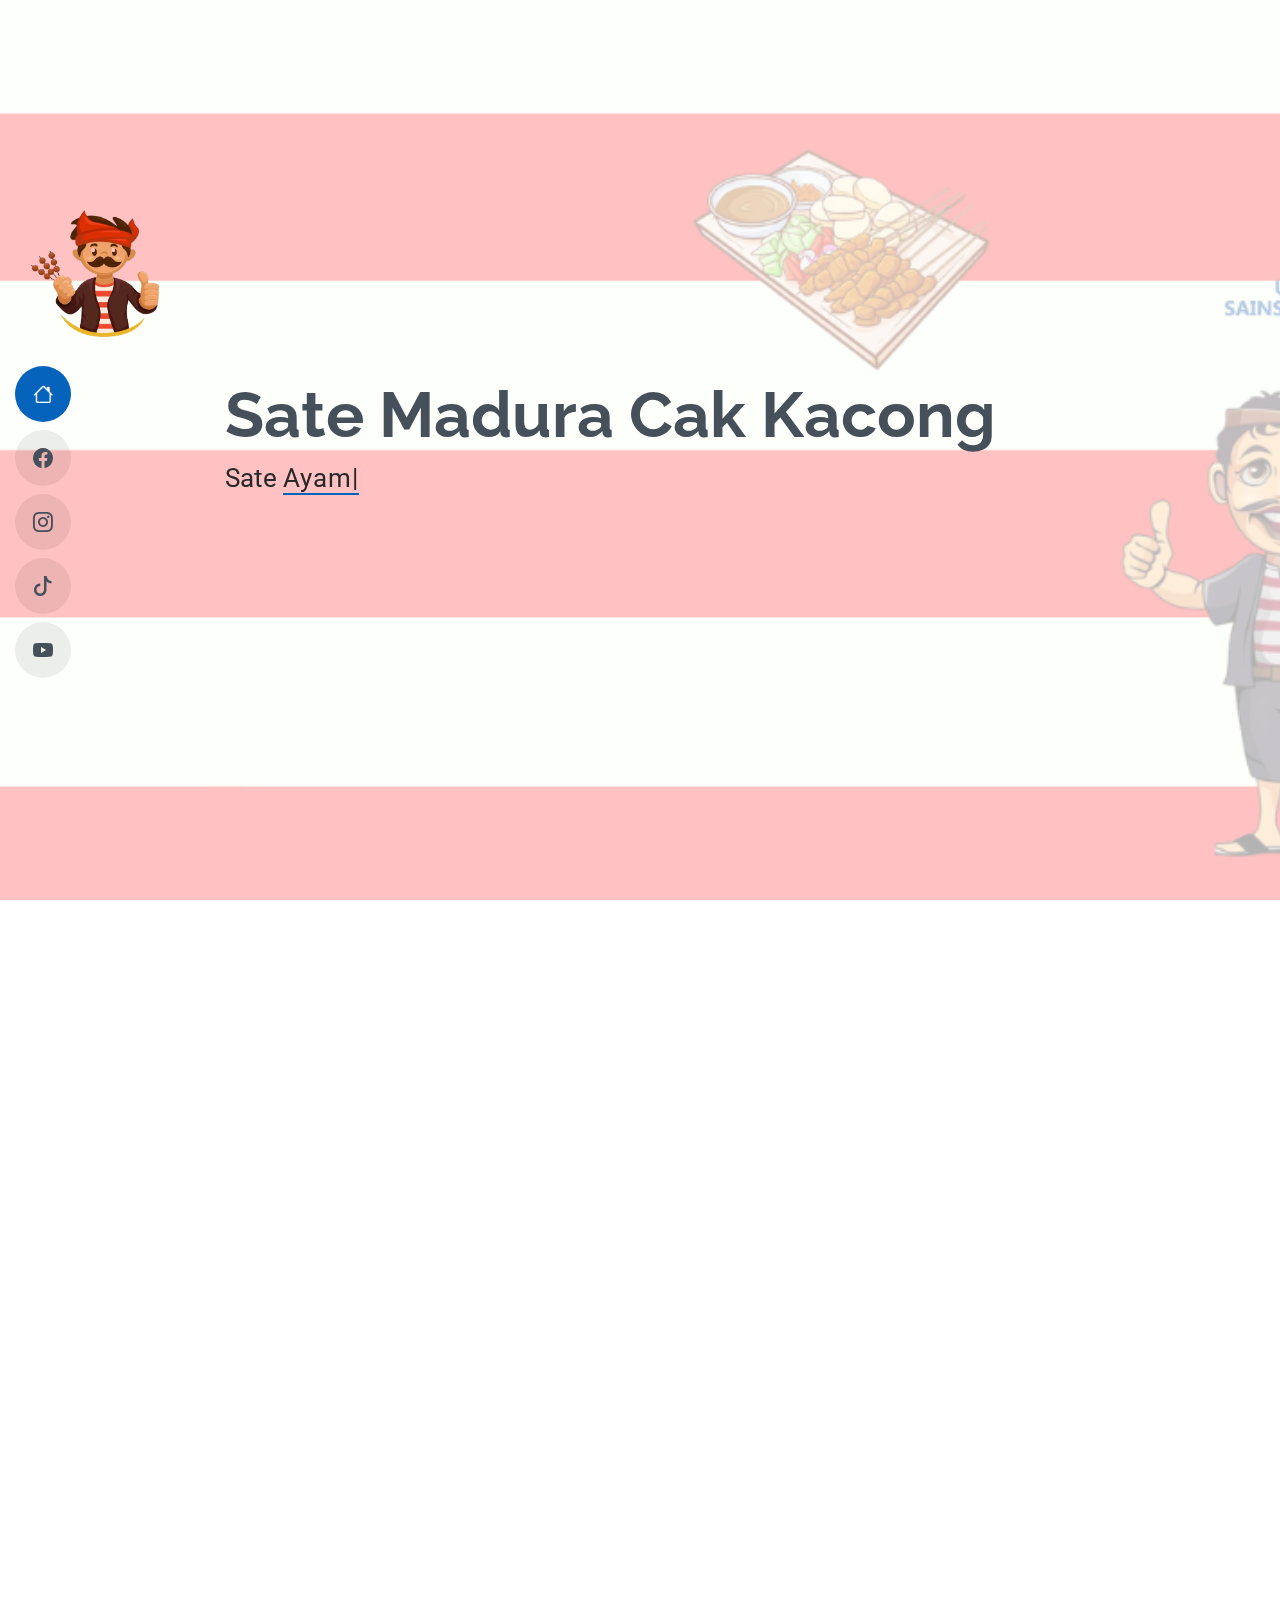
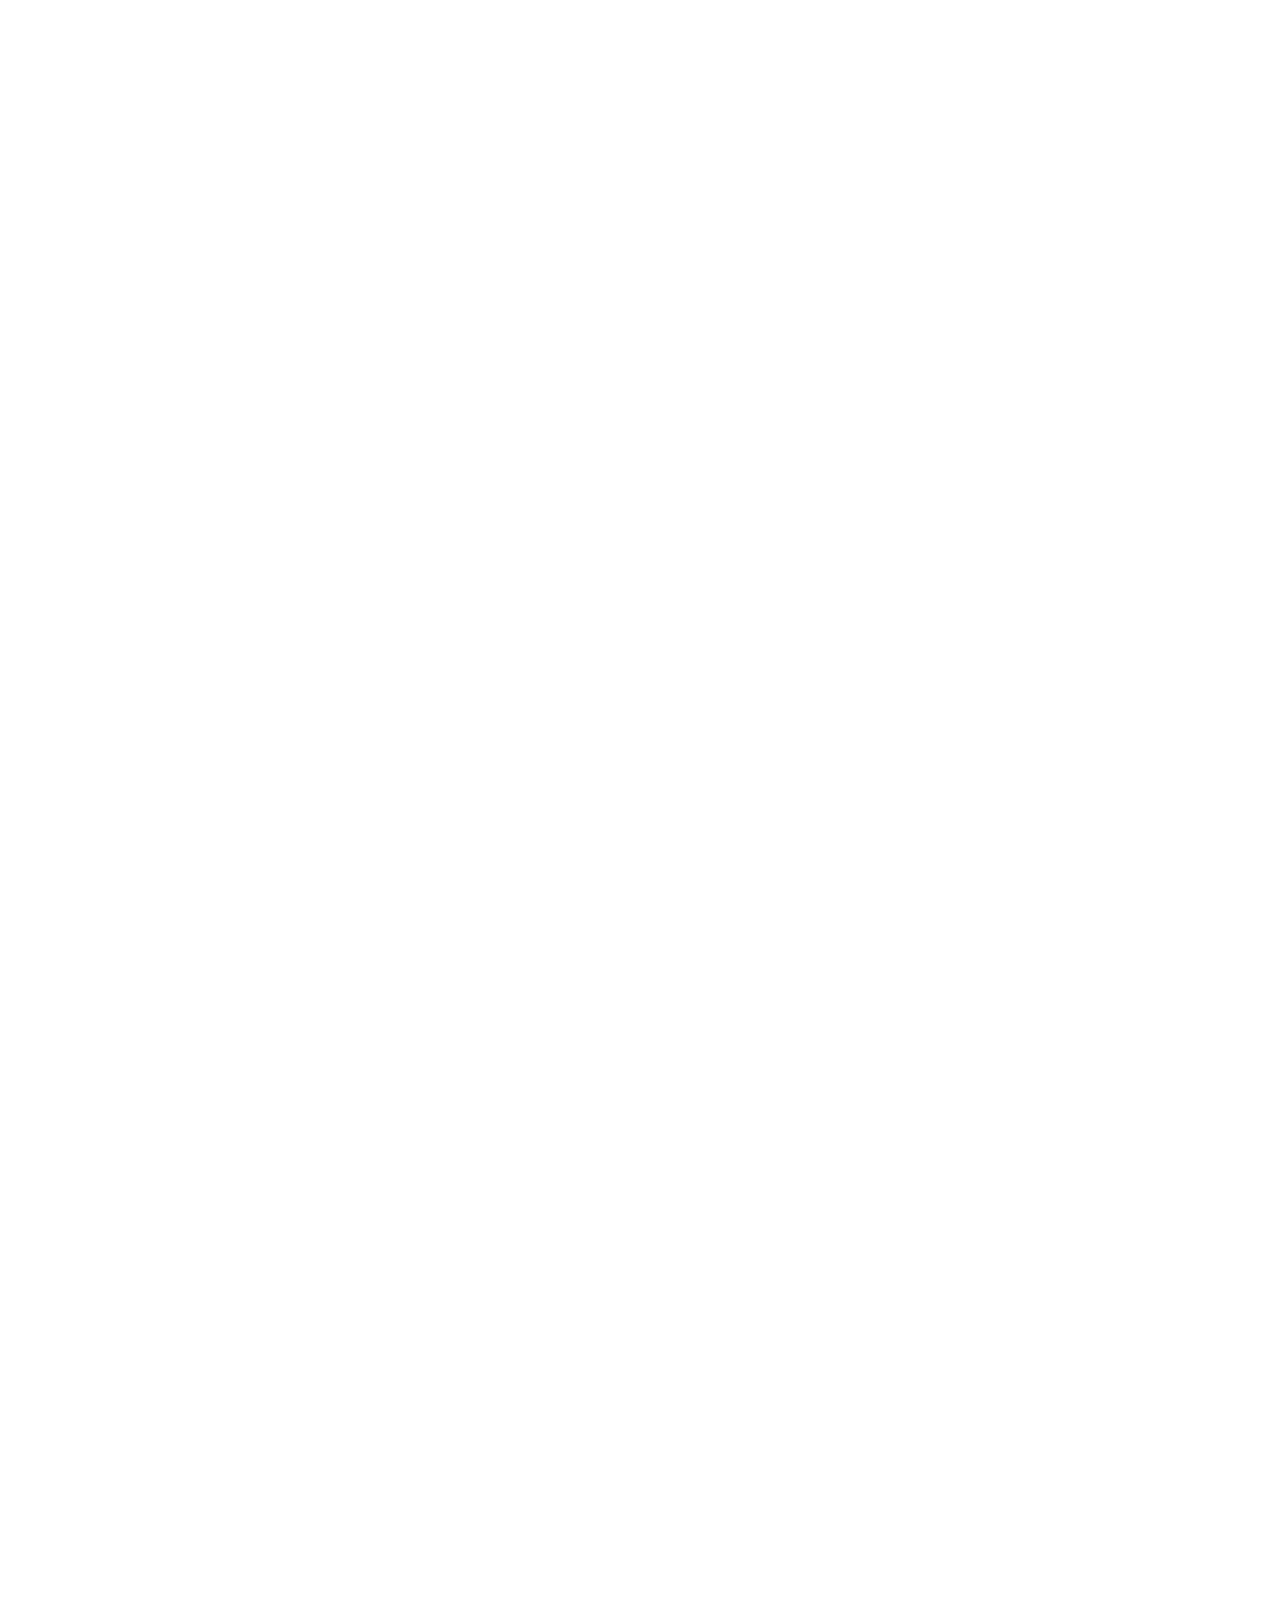
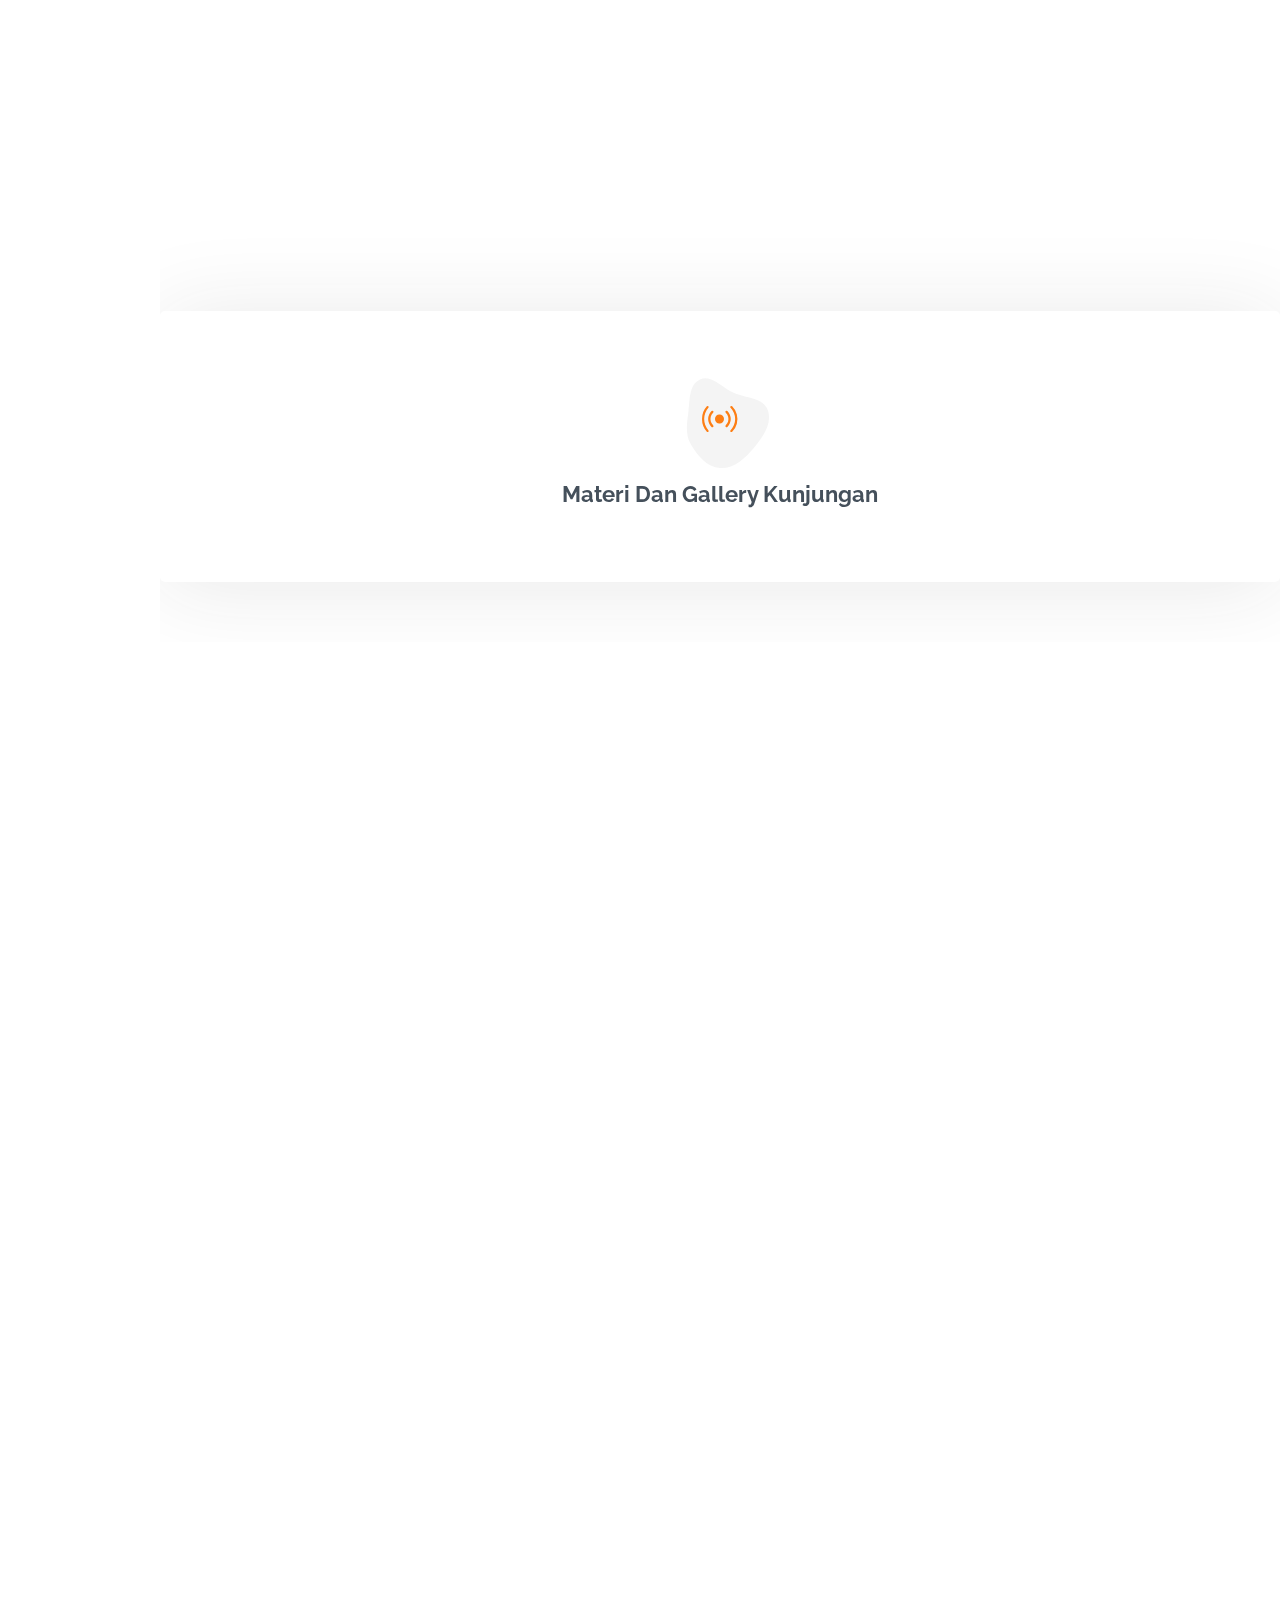
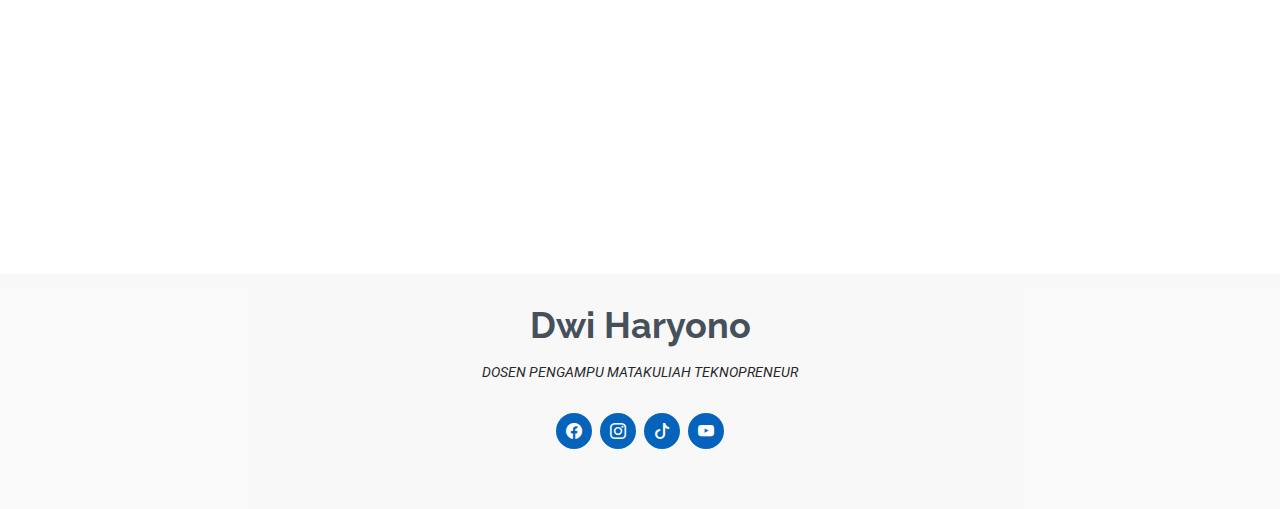
<file: index.html>
<!DOCTYPE html>
<html lang="en">

<head>
  <meta charset="utf-8">
  <meta content="width=device-width, initial-scale=1.0" name="viewport">
  <title>SATE MADURA CAK KACONG</title>
  <meta content="" name="description">
  <meta content="" name="keywords">

  <!-- Favicons -->
   
  <link href="assets/img/sate-removebg-preview.png  " rel="icon">
  <link href="assets/img/saterar.jpg" rel="apple-touch-icon">

  <!-- Fonts -->
  <link href="https://fonts.googleapis.com" rel="preconnect">
  <link href="https://fonts.gstatic.com" rel="preconnect" crossorigin>
  <link href="https://fonts.googleapis.com/css2?family=Roboto:ital,wght@0,100;0,300;0,400;0,500;0,700;0,900;1,100;1,300;1,400;1,500;1,700;1,900&family=Poppins:ital,wght@0,100;0,200;0,300;0,400;0,500;0,600;0,700;0,800;0,900;1,100;1,200;1,300;1,400;1,500;1,600;1,700;1,800;1,900&family=Raleway:ital,wght@0,100;0,200;0,300;0,400;0,500;0,600;0,700;0,800;0,900;1,100;1,200;1,300;1,400;1,500;1,600;1,700;1,800;1,900&display=swap" rel="stylesheet">

  <!-- Vendor CSS Files -->
  <link href="assets/vendor/bootstrap/css/bootstrap.min.css" rel="stylesheet">
  <link href="assets/vendor/bootstrap-icons/bootstrap-icons.css" rel="stylesheet">
  <link href="assets/vendor/aos/aos.css" rel="stylesheet">
  <link href="assets/vendor/glightbox/css/glightbox.min.css" rel="stylesheet">
  <link href="assets/vendor/swiper/swiper-bundle.min.css" rel="stylesheet">

  <!-- Main CSS File -->
  <link href="assets/css/main.css" rel="stylesheet">

  <!-- =======================================================
  * Template Name: MyResume
  * Template URL: https://bootstrapmade.com/free-html-bootstrap-template-my-resume/
  * Updated: Jun 14 2024 with Bootstrap v5.3.3
  * Author: BootstrapMade.com
  * License: https://bootstrapmade.com/license/
  ======================================================== -->
</head>

<body class="index-page">
  

  <header id="header" class="header d-flex flex-column justify-content-center">

    <i class="header-toggle d-xl-none bi bi-list"></i>

    
    
      <div class="col-lg-4">
        <a href="https://www.instagram.com/satemadura_cakkacong?igsh=anRzeDZ1ZHFzMGNp"><img src="assets/img/sate-removebg-preview.png" class="img-fluid" alt=""> </a>
        
      </div>

      
      
    

      
      

    <nav id="navmenu" class="navmenu">
      <ul>
        <li><a href="#hero" class="active"><i class="bi bi-house navicon"></i><span>Home</span></a></li>
        
        <a href="https://www.facebook.com/profile.php?id=61555950975835&mibextid=ZbWKwL"><i class="bi bi-facebook"></i><span>Facebook</span>
        <a href="https://www.instagram.com/ryan_kwaaan?igsh=MTMzc2d1YmMybml5ag=="><i class="bi bi-instagram"></i><span>Instagram</span>
        <a href="https://www.tiktok.com/@rynvalue?_t=8ntuhhGpzcW&_r=1"><i class="bi bi-tiktok"></i><span>Tiktok</span>
        <a href="https://youtube.com/@ryankurniawan7529?si=PHXkel-eXriktlx4"><i class="bi bi-youtube"></i><span>Youtube</span>
      
    </nav>

  </header>

  

  <main class="main">

    <!-- Hero Section -->
    <section id="hero" class="hero section">

      <img src="assets/img/background.png" alt="">

      <div class="container" data-aos="zoom-out">
        <div class="row justify-content-center">
          <div class="col-lg-9">
            <h2>Sate Madura Cak Kacong</h2>
            <p>Sate <span class="typed" data-typed-items="Ayam, Kambing, Ayam, Kambing">Ayam</span><span class="typed-cursor typed-cursor--blink" aria-hidden="true"></span></p>
            <div class="social-links">
              
              
              
             
            </div>
          </div>
        </div>
      </div>

    </section><!-- /Hero Section -->

    <!-- About Section -->
    <section id="about" class="about section">

      <!-- Section Title -->
      <div class="container section-title" data-aos="fade-up">
        <h2>DESKRIPSI PENJUALAN</h2>
        <p>Nikmati Kelezatan Sate Madura yang Otentik dan Menggugah Selera
          Sate Madura Asli menghadirkan cita rasa autentik dari Pulau Madura yang tak tertandingi. Dibuat dengan resep turun-temurun dan bahan-bahan berkualitas, kami memastikan setiap tusuk sate kami memberikan pengalaman kuliner yang tak terlupakan.</p>
      </div><!-- End Section Title -->

      <div class="container" data-aos="fade-up" data-aos-delay="100">

        <div class="row gy-4 justify-content-center">
          <div class="col-lg-4">
            <img src="assets/img/sate-removebg-preview.png" class="img-fluid" alt="">
          </div>
          <div class="col-lg-8 content">
            <h2>Sate Ayam</h2>
            <p class="fst-italic py-3">
              Sate Ayam Madura adalah hidangan khas dari Madura yang terkenal di seluruh Indonesia. Terbuat dari potongan daging ayam yang dimarinasi dalam campuran bumbu seperti kecap manis, bawang putih, bawang merah, ketumbar, kunyit, kemiri, dan garam. Setelah dimarinasi, daging ayam ditusuk dengan tusukan bambu dan dipanggang di atas bara api hingga matang sempurna. Sate ini disajikan dengan bumbu kacang yang kaya rasa, dibuat dari kacang tanah goreng yang dihaluskan, dicampur dengan bawang putih, bawang merah, cabai, kecap manis, garam, dan gula merah. Bumbu kacang yang kental dan manis pedas memberikan cita rasa yang khas dan nikmat. Sate ayam Madura biasanya disajikan dengan irisan bawang merah, cabai rawit, dan perasan jeruk limau untuk menambah kesegaran rasa.
            </p>
            <div class="row">
              <div class="col-lg-6">
                <ul>

                </div>
                <div class="col-lg-8 content">
                  <h2>Sate Kambing</h2>
                  <p class="fst-italic py-3">
                    Sate Kambing Madura adalah varian sate yang menggunakan daging kambing sebagai bahan utamanya. Potongan daging kambing dimarinasi dengan bumbu yang terdiri dari ketumbar, bawang putih, bawang merah, kemiri, kunyit, garam, dan merica, kemudian ditusuk dengan tusukan bambu. Daging kambing yang sudah ditusuk dipanggang di atas bara api hingga empuk dan matang, menghasilkan aroma yang khas dan menggugah selera. Sate kambing Madura bisa disajikan dengan bumbu kacang seperti sate ayam, atau dengan bumbu kecap yang terdiri dari kecap manis, irisan bawang merah, cabai rawit, tomat, garam, dan perasan jeruk limau. Kombinasi rasa gurih dari daging kambing dan manis pedas dari bumbu membuat sate kambing Madura menjadi hidangan yang lezat dan populer di berbagai daerah.
                  </p>
                  <div class="row">
                    <div class="col-lg-6">
                      <ul>
                 

    </section><!-- /About Section -->

   

      </div>

    </section><!-- /Stats Section -->

    <!-- Skills Section -->
    <section id="skills" class="skills section">

     

    <!-- Resume Section -->
    <section id="resume" class="resume section">

      <!-- Section Title -->
      <div class="container section-title" data-aos="fade-up">
        <h2>MATERI</h2>
      </div><!-- End Section Title -->

      <div class="container">

        <div class="row">

          <div class="col-lg-6" data-aos="fade-up" data-aos-delay="100">
            <h3 class="resume-title">laporan Kunjungan</h3>

            <div class="resume-item pb-0">
              <h4>Pendahuluan</h4>
              <p><em>Kunjungan tugas ini dilakukan dengan tujuan untuk mengamati secara langsung operasional, kualitas produk, serta strategi bisnis yang diterapkan oleh Sate Madura Cak Kacong. Selain itu, kunjungan ini juga bertujuan untuk menggali informasi lebih dalam mengenai keunikan dan keunggulan yang dimiliki oleh Sate Madura Cak Kacong dalam menarik pelanggan..</em></p>
              
            <h4>Waktu dan Tempat</h4>
                <li>Tanggal Kunjungan : 14 April</li>
                <li>Waktu kunjungan : 20.00 WIB</li>
                <li>lokasi : Jl.Purwodadi, Panam, Pekanbaru, Riau </li>
              </ul>
            </div><!-- Edn Resume Item -->

           

            <div class="resume-item">
              <h4>Objek Bisnis Yang Di Kunjungi</h4>
              
              <p><em>Sate Madura Cak Kacong adalah sebuah usaha kuliner yang terkenal dengan sate ayam dan sate kambing khas Madura. Dikenal dengan cita rasa yang autentik dan bumbu kacang yang khas, Sate Madura Cak Kacong telah menjadi salah satu tujuan kuliner favorit di Madura.</em></p>
            
            </div><!-- Edn Resume Item -->

          </div>

          <div class="col-lg-6" data-aos="fade-up" data-aos-delay="200">
            <h3 class="resume-title"></h3>
            <div class="resume-item">
              <h4>Metode Pengumpulan Data</h4>
              
                <li>Wawancara: Dilakukan dengan pemilik usaha, Cak Kacong, dan beberapa karyawan.</li>
                <li>Observasi: Mengamati proses pembuatan sate, pelayanan, serta interaksi dengan pelanggan.</li>
                <li>Dokumentasi: Mengambil foto dan video selama kunjungan untuk mendokumentasikan aktivitas bisnis.</li>
                
              </ul>
            </div><!-- Edn Resume Item -->

            <div class="resume-item">
              <h4>Hasil Kunjungan</h4>
              
              <p><em>Kunjungan ke Sate Madura Cak Kacong memberikan wawasan yang berharga mengenai operasional dan strategi bisnis yang efektif dalam industri kuliner. Keunggulan dalam cita rasa, kualitas bahan baku, serta pelayanan yang ramah menjadi faktor utama kesuksesan Sate Madura Cak Kacong. Namun, tantangan persaingan dan ketersediaan bahan baku tetap menjadi perhatian yang perlu dikelola dengan baik.</em></p>
              <ul>
                
            </div><!-- Edn Resume Item -->

          </div>

        </div>

      </div>

    </section><!-- /Resume Section -->

    <!-- Portfolio Section -->
    <section id="portfolio" class="portfolio section">

      <!-- Section Title -->
      <div class="container section-title" data-aos="fade-up">
        <h2>MENU</h2>
        <p>Tersedia Sate Ayam & Sate Kambing</p>
      </div><!-- End Section Title -->

      <div class="container">

        <div class="isotope-layout" data-default-filter="*" data-layout="masonry" data-sort="original-order">

          <ul class="portfolio-filters isotope-filters" data-aos="fade-up" data-aos-delay="100">
            <li data-filter="*" class="filter-active">Semua Menu</li>
            <li data-filter=".filter-app">Sate Kambing</li>
            <li data-filter=".filter-product">Sate Ayam</li>
           
          </ul><!-- End Portfolio Filters -->

          <div class="row gy-4 isotope-container" data-aos="fade-up" data-aos-delay="200">


            <div class="col-lg-4 col-md-6 portfolio-item isotope-item filter-product">
              <img src="assets/img/masonry-portfolio/ayam 1.jpeg" class="img-fluid" alt="">
              <div class="portfolio-info">
                <h4>Sate Ayam</h4>
                <p>Sate Ayam Khas Madura</p>
                <a href="assets/img/masonry-portfolio/ayam 1.jpeg" title="Sate Ayam Rp. 18.000" data-gallery="portfolio-gallery-product" class="glightbox preview-link"><i class="bi bi-zoom-in"></i></a>
                <a href="portfolio-details.html" title="More Details" class="details-link"><i class="bi bi-link-45deg"></i></a>
              </div>
            </div><!-- End Portfolio Item -->


            <div class="col-lg-4 col-md-6 portfolio-item isotope-item filter-app">
              <img src="assets/img/masonry-portfolio/Kambing 2.jpeg" class="img-fluid" alt="">
              <div class="portfolio-info">
                <h4>Sate Kambing</h4>
                <p>Sate Kambing Khas Madura</p>
                <a href="assets/img/masonry-portfolio/Kambing 2.jpeg" title="Sate Kambing Rp.22.000" data-gallery="portfolio-gallery-app" class="glightbox preview-link"><i class="bi bi-zoom-in"></i></a>
                <a href="portfolio-details.html" title="More Details" class="details-link"><i class="bi bi-link-45deg"></i></a>
              </div>
            </div><!-- End Portfolio Item -->

      

          </div><!-- End Portfolio Container -->

        </div>

      </div>

    </section><!-- /Portfolio Section -->

    <!-- Services Section -->
    <section id="services" class="services section">

      <!-- Section Title -->
      <div class="container section-title" data-aos="fade-up">
        <h2>TENTANG KAMI</h2>
        
      </div><!-- End Section Title -->

      <div class="container">

        <div class="row gy-4">

          

          
            <div class="service-item item-orange position-relative">
              <div class="icon">
                <svg width="100" height="100" viewBox="0 0 600 600" xmlns="http://www.w3.org/2000/svg">
                  <path stroke="none" stroke-width="0" fill="#f5f5f5" d="M300,582.0697525312426C382.5290701553225,586.8405444964366,449.9789794690241,525.3245884688669,502.5850820975895,461.55621195738473C556.606425686781,396.0723002908107,615.8543463187945,314.28637112970534,586.6730223649479,234.56875336149918C558.9533121215079,158.8439757836574,454.9685369536778,164.00468322053177,381.49747125262974,130.76875717737553C312.15926192815925,99.40240125094834,248.97055460311594,18.661163978235184,179.8680185752513,50.54337015887873C110.5421016452524,82.52863877960104,119.82277516462835,180.83849132639028,109.12597500060166,256.43424936330496C100.08760227029461,320.3096726198365,92.17705696193138,384.0621239912766,124.79988738764834,439.7174275375508C164.83382741302287,508.01625554203684,220.96474134820875,577.5009287672846,300,582.0697525312426"></path>
                </svg>
                <i class="bi bi-broadcast"></i>
              </div>
              <a href="service-details.html" class="stretched-link">
                <h3>Materi Dan Gallery Kunjungan</h3>
              </a>
            </div>
          </div><!-- End Service Item -->


        </div>

      </div>

    </section><!-- /Services Section -->

    <!-- Testimonials Section -->
    <section id="testimonials" class="testimonials section">

      <!-- Section Title -->
      <div class="container section-title" data-aos="fade-up">
        <h2>Tentang Kami</h2>
        <p>Kami sebagai orang yang bersangkutan dari penyelesaian tugas ini</p>
      </div><!-- End Section Title -->

      <div class="container" data-aos="fade-up" data-aos-delay="100">

        <div class="swiper init-swiper">
          <script type="application/json" class="swiper-config">
            {
              "loop": true,
              "speed": 600,
              "autoplay": {
                "delay": 5000
              },
              "slidesPerView": "auto",
              "pagination": {
                "el": ".swiper-pagination",
                "type": "bullets",
                "clickable": true
              }
            }
          </script>
          <div class="swiper-wrapper">

            <div class="swiper-slide">
              <div class="testimonial-item">
                <div class="row gy-4 justify-content-center">
                  <div class="col-lg-6">
                    <div class="testimonial-content">
                      <p>
                        <i class="bi bi-quote quote-icon-left"></i>
                        <span>Sebagai dosen pengampu/ajar mata kuliah teknopreneur </span>
                        <i class="bi bi-quote quote-icon-right"></i>
                      </p>
                      <h3>Dwi Haryono. M,kom</h3>
                      <h4>Dosen Pengampu</h4>
                      
                    </div>
                  </div>
                  <div class="col-lg-2 text-center">
                    <img src="assets/img/testimonials/pakdwi.jpeg" class="img-fluid testimonial-img" alt="">
                  </div>
                </div>
              </div>
            </div><!-- End testimonial item -->

            <div class="swiper-slide">
              <div class="testimonial-item">
                <div class="row gy-4 justify-content-center">
                  <div class="col-lg-6">
                    <div class="testimonial-content">
                      <p>
                        <i class="bi bi-quote quote-icon-left"></i>
                        <span>Sebagai Perancang Web Ini, Yaitu web pengenalan dan penjualan sate madura cak kacong</span>
                        <i class="bi bi-quote quote-icon-right"></i>
                      </p>
                      <h3>Rian Kurniawan</h3>
                      <h4>2210031806071</h4>
                      <h4>Mahasiswa</h4>
                      
                    </div>
                  </div>
                  <div class="col-lg-2 text-center">
                    <img src="assets/img/testimonials/Ryanke.jpeg" class="img-fluid testimonial-img" alt="">
                  </div>
                </div>
              </div>
            </div><!-- End testimonial item -->

            <div class="swiper-slide">
              <div class="testimonial-item">
                <div class="row gy-4 justify-content-center">
                  <div class="col-lg-6">
                    <div class="testimonial-content">
                      <p>
                        <i class="bi bi-quote quote-icon-left"></i>
                        <span>Bapak Usmanto adalah sebagai owner dari objek usaha ini(Sate Madura Cak Kacong)</span>
                        <i class="bi bi-quote quote-icon-right"></i>
                      </p>
                      <h3>Usmanto</h3>
                      <h4>Owner/Pengusaha</h4>
                      
                    </div>
                  </div>
                  <div class="col-lg-2 text-center">
                    <img src="assets/img/testimonials/sate-removebg-preview.png" class="img-fluid testimonial-img" alt="">
                  </div>
                </div>
              </div>
            </div><!-- End testimonial item -->

            <div class="swiper-slide">
              <div class="testimonial-item">
                <div class="row gy-4 justify-content-center">
                  <div class="col-lg-6">
                    <div class="testimonial-content">
                      <p>
                        <i class="bi bi-quote quote-icon-left"></i>
                        <span>Kelompok Teknopreneur ini di bentuk dengan tujuan penyelesaian tugas dari matakuliah teknopreneur yang ber anggotakan 
                          1. Depri Arpinsyah
                          2. Julia Eka Kristiawati
                          3. Rian Kurniawan
                          4. Siti Fauziah.</span>
                        <i class="bi bi-quote quote-icon-right"></i>
                      </p>
                      <h3>Kelompok</h3>
                      <h4>Kelompok Tugas Teknopreneur</h4>
                     
                    </div>
                  </div>
                  <div class="col-lg-2 text-center">
                    <img src="assets/img/testimonials/Kelompok.jpeg" class="img-fluid testimonial-img" alt="">
                  </div>
                </div>
              </div>
            </div><!-- End testimonial item -->

            <div class="swiper-slide">
              <div class="testimonial-item">
                <div class="row gy-4 justify-content-center">
                  <div class="col-lg-6">
                    <div class="testimonial-content">
                      <p>
                        <i class="bi bi-quote quote-icon-left"></i>
                        <span>UNIVERSITAS SAINS DAN TEKNOLOGI INDONESIA (USTI) Adalah wadah dari penyelesaian tugas ini sebagai penyedia fasilitas.</span>
                        <i class="bi bi-quote quote-icon-right"></i>
                      </p>
                      <h3>UNIVERSITAS SAINS DAN TEKNOLOGI INDONESIA</h3>
                      <h4>USTI</h4>
                     
                    </div>
                  </div>
                  <div class="col-lg-2 text-center">
                    <img src="assets/img/testimonials/USTI PNG.png" class="img-fluid testimonial-img" alt="">
                  </div>
                </div>
              </div>
            </div><!-- End testimonial item -->

          </div>
          <div class="swiper-pagination"></div>
        </div>

      </div>

    </section><!-- /Testimonials Section -->

    <!-- Contact Section -->
    <section id="contact" class="contact section">

      <!-- Section Title -->
      <div class="container section-title" data-aos="fade-up">
        <h2>Kontak</h2>
        <p>Form Pesanan</p>
      </div><!-- End Section Title -->

      <div class="container" data-aos="fade" data-aos-delay="100">

        <div class="row gy-4">

          <div class="col-lg-4">
            <div class="info-item d-flex" data-aos="fade-up" data-aos-delay="200">
              <i class="bi bi-geo-alt flex-shrink-0"></i>
              <div>
                <h3>Lokasi</h3>
                <p>Jl.Purwodadi, Panam, Pekanbaru, Riau</p>
              </div>
            </div><!-- End Info Item -->

            <div class="info-item d-flex" data-aos="fade-up" data-aos-delay="300">
              <i class="bi bi-telephone flex-shrink-0"></i>
              <div>
                <h3>Hubungi</h3>
                <p>+62 8 2268 0292 16</p>
              </div>
            </div><!-- End Info Item -->

            <div class="info-item d-flex" data-aos="fade-up" data-aos-delay="400">
              <i class="bi bi-envelope flex-shrink-0"></i>
              <div>
                <h3>Email</h3>
                <p>cakkacongsate@gmail.com</p>
              </div>
            </div><!-- End Info Item -->

          </div>

          <div class="col-lg-8">
            <form action="forms/contact.php" method="post" class="php-email-form" data-aos="fade-up" data-aos-delay="200">
              <div class="row gy-4">

                <div class="col-md-6">
                  <input type="text" name="name" class="form-control" placeholder="Your Name" required="">
                </div>

                <div class="col-md-6 ">
                  <input type="email" class="form-control" name="email" placeholder="Your Email" required="">
                </div>

                <div class="col-md-12">
                  <input type="text" class="form-control" name="subject" placeholder="Subject" required="">
                </div>

                <div class="col-md-12">
                  <textarea class="form-control" name="message" rows="6" placeholder="Message" required=""></textarea>
                </div>

                <div class="col-md-12 text-center">
                  <div class="loading">Loading</div>
                  <div class="error-message"></div>
                  <div class="sent-message">Your message has been sent. Thank you!</div>

                  <button type="submit">Pesan</button>
                </div>

              </div>
            </form>
          </div><!-- End Contact Form -->

        </div>

      </div>

    </section><!-- /Contact Section -->

  </main>

  <footer id="footer" class="footer position-relative">
    <div class="container">
      <h3 class="sitename">Dwi Haryono</h3>
      <p>DOSEN PENGAMPU MATAKULIAH TEKNOPRENEUR</p>
      <div class="social-links d-flex justify-content-center">
      
        <a href="https://www.facebook.com/share/7vQSbUjUNvrmGQTc/?mibextid=qi2Omg"><i class="bi bi-facebook"></i></a>
        <a href="https://www.instagram.com/dwiharyono_dhy?igsh=MW1jazZ4bHZxeTB0dA=="><i class="bi bi-instagram"></i></a>
        <a href="https://www.tiktok.com/@dwi.haryono14?_t=8ntwf5Q9vPd&_r=1"><i class="bi bi-tiktok"></i></a>
        <a href="https://youtube.com/@dwiharyono8244?si=PSJYls1HhjNXS4LC"><i class="bi bi-youtube"></i></a>
      </div>
     
      </div>
    </div>
  </footer>

  <!-- Scroll Top -->
  <a href="#" id="scroll-top" class="scroll-top d-flex align-items-center justify-content-center"><i class="bi bi-arrow-up-short"></i></a>

  <!-- Preloader -->
  <div id="preloader"></div>

  <!-- Vendor JS Files -->
  <script src="assets/vendor/bootstrap/js/bootstrap.bundle.min.js"></script>
  <script src="assets/vendor/php-email-form/validate.js"></script>
  <script src="assets/vendor/aos/aos.js"></script>
  <script src="assets/vendor/typed.js/typed.umd.js"></script>
  <script src="assets/vendor/purecounter/purecounter_vanilla.js"></script>
  <script src="assets/vendor/waypoints/noframework.waypoints.js"></script>
  <script src="assets/vendor/glightbox/js/glightbox.min.js"></script>
  <script src="assets/vendor/imagesloaded/imagesloaded.pkgd.min.js"></script>
  <script src="assets/vendor/isotope-layout/isotope.pkgd.min.js"></script>
  <script src="assets/vendor/swiper/swiper-bundle.min.js"></script>

  <!-- Main JS File -->
  <script src="assets/js/main.js"></script>

</body>

</html>
</file>
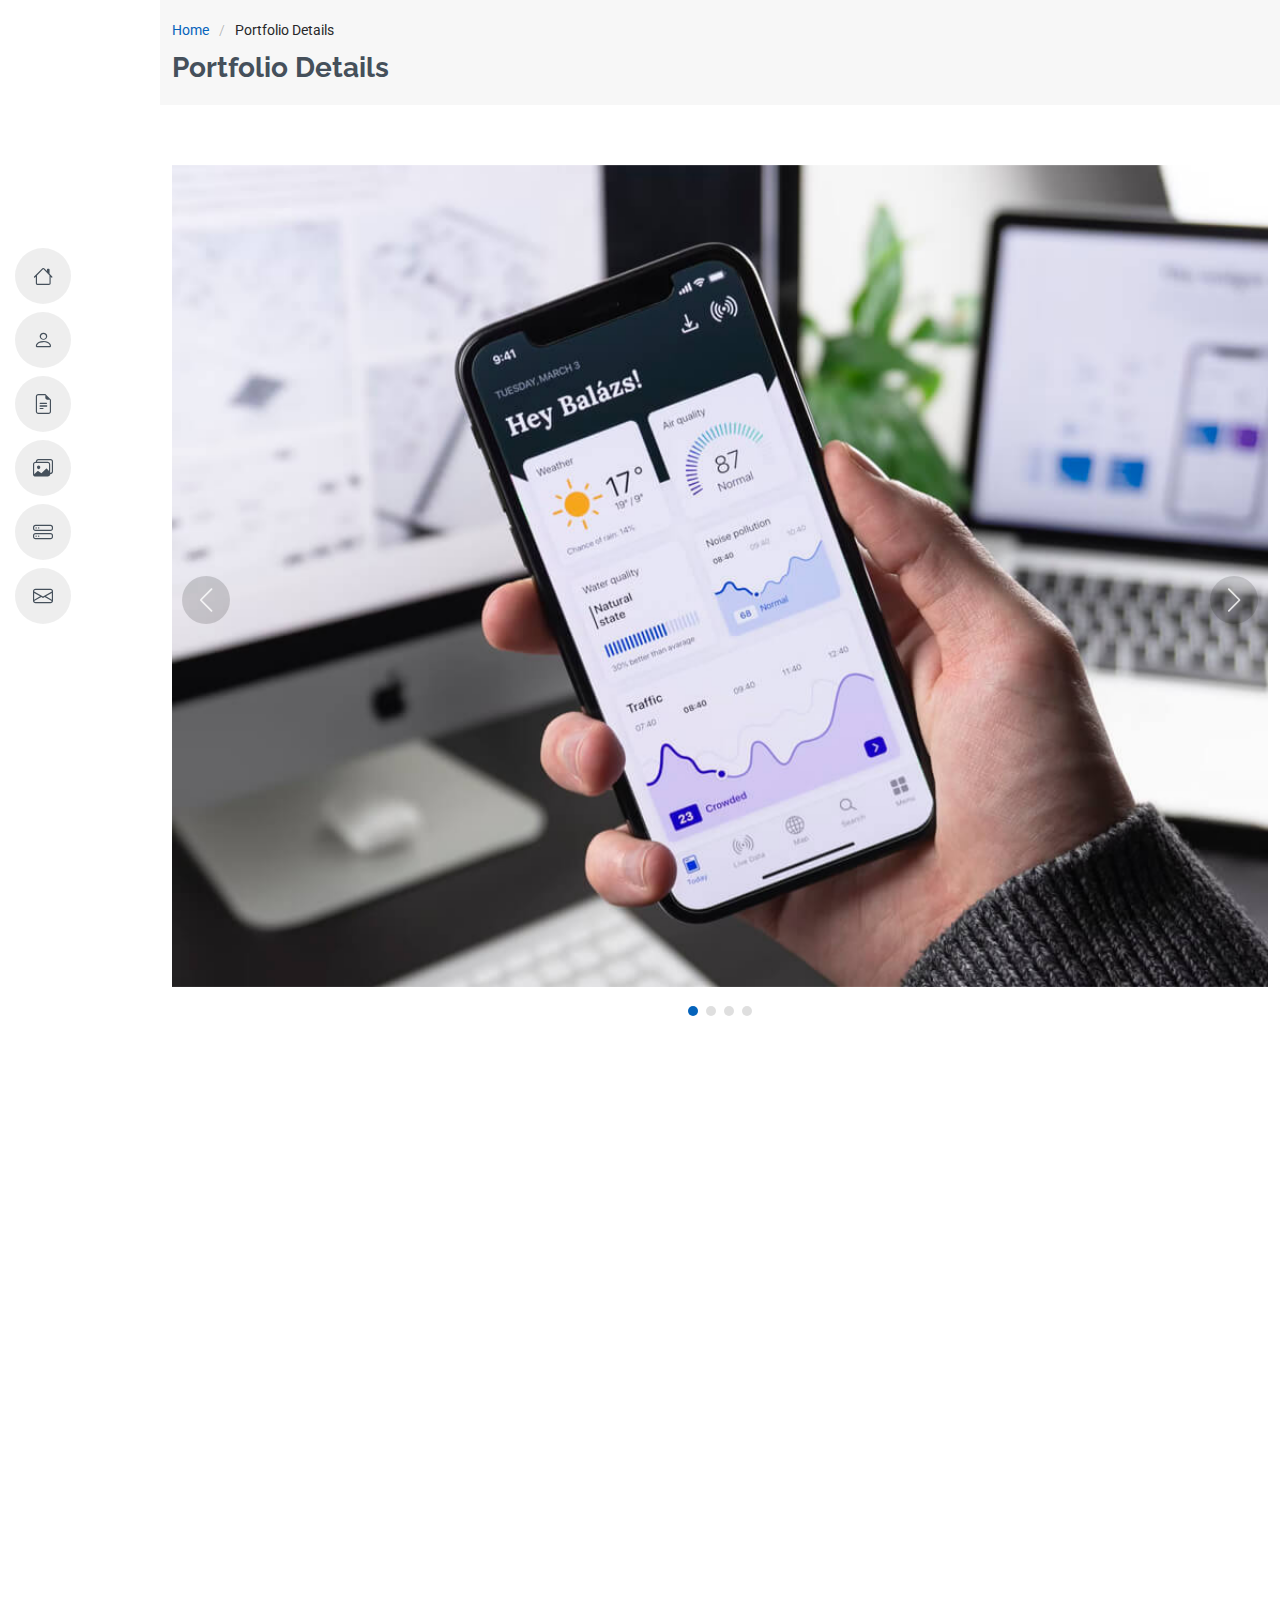
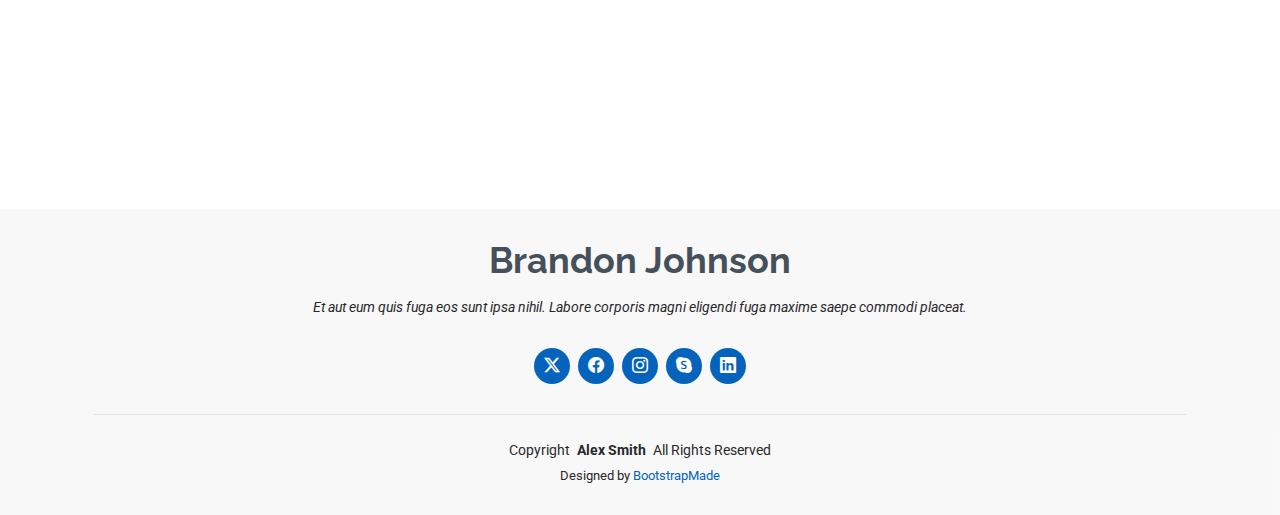
<file: portfolio-details.html>
<!DOCTYPE html>
<html lang="en">

<head>
  <meta charset="utf-8">
  <meta content="width=device-width, initial-scale=1.0" name="viewport">
  <title>Portfolio Details - MyResume Bootstrap Template</title>
  <meta content="" name="description">
  <meta content="" name="keywords">

  <!-- Favicons -->
  <link href="assets/img/favicon.png" rel="icon">
  <link href="assets/img/apple-touch-icon.png" rel="apple-touch-icon">

  <!-- Fonts -->
  <link href="https://fonts.googleapis.com" rel="preconnect">
  <link href="https://fonts.gstatic.com" rel="preconnect" crossorigin>
  <link href="https://fonts.googleapis.com/css2?family=Roboto:ital,wght@0,100;0,300;0,400;0,500;0,700;0,900;1,100;1,300;1,400;1,500;1,700;1,900&family=Poppins:ital,wght@0,100;0,200;0,300;0,400;0,500;0,600;0,700;0,800;0,900;1,100;1,200;1,300;1,400;1,500;1,600;1,700;1,800;1,900&family=Raleway:ital,wght@0,100;0,200;0,300;0,400;0,500;0,600;0,700;0,800;0,900;1,100;1,200;1,300;1,400;1,500;1,600;1,700;1,800;1,900&display=swap" rel="stylesheet">

  <!-- Vendor CSS Files -->
  <link href="assets/vendor/bootstrap/css/bootstrap.min.css" rel="stylesheet">
  <link href="assets/vendor/bootstrap-icons/bootstrap-icons.css" rel="stylesheet">
  <link href="assets/vendor/aos/aos.css" rel="stylesheet">
  <link href="assets/vendor/glightbox/css/glightbox.min.css" rel="stylesheet">
  <link href="assets/vendor/swiper/swiper-bundle.min.css" rel="stylesheet">

  <!-- Main CSS File -->
  <link href="assets/css/main.css" rel="stylesheet">

  <!-- =======================================================
  * Template Name: MyResume
  * Template URL: https://bootstrapmade.com/free-html-bootstrap-template-my-resume/
  * Updated: Jun 14 2024 with Bootstrap v5.3.3
  * Author: BootstrapMade.com
  * License: https://bootstrapmade.com/license/
  ======================================================== -->
</head>

<body class="portfolio-details-page">

  <header id="header" class="header d-flex flex-column justify-content-center">

    <i class="header-toggle d-xl-none bi bi-list"></i>

    <nav id="navmenu" class="navmenu">
      <ul>
        <li><a href="#hero"><i class="bi bi-house navicon"></i><span>Home</span></a></li>
        <li><a href="#about"><i class="bi bi-person navicon"></i><span>About</span></a></li>
        <li><a href="#resume"><i class="bi bi-file-earmark-text navicon"></i><span>Resume</span></a></li>
        <li><a href="#portfolio"><i class="bi bi-images navicon"></i><span>Portfolio</span></a></li>
        <li><a href="#services"><i class="bi bi-hdd-stack navicon"></i><span>Services</span></a></li>
        <li><a href="#contact"><i class="bi bi-envelope navicon"></i><span>Contact</span></a></li>
      </ul>
    </nav>

  </header>

  <main class="main">

    <!-- Page Title -->
    <div class="page-title" data-aos="fade">
      <div class="container">
        <nav class="breadcrumbs">
          <ol>
            <li><a href="index.html">Home</a></li>
            <li class="current">Portfolio Details</li>
          </ol>
        </nav>
        <h1>Portfolio Details</h1>
      </div>
    </div><!-- End Page Title -->

    <!-- Portfolio Details Section -->
    <section id="portfolio-details" class="portfolio-details section">

      <div class="container" data-aos="fade-up">

        <div class="portfolio-details-slider swiper init-swiper">
          <script type="application/json" class="swiper-config">
            {
              "loop": true,
              "speed": 600,
              "autoplay": {
                "delay": 5000
              },
              "slidesPerView": "auto",
              "navigation": {
                "nextEl": ".swiper-button-next",
                "prevEl": ".swiper-button-prev"
              },
              "pagination": {
                "el": ".swiper-pagination",
                "type": "bullets",
                "clickable": true
              }
            }
          </script>
          <div class="swiper-wrapper align-items-center">

            <div class="swiper-slide">
              <img src="assets/img/portfolio/app-1.jpg" alt="">
            </div>

            <div class="swiper-slide">
              <img src="assets/img/portfolio/product-1.jpg" alt="">
            </div>

            <div class="swiper-slide">
              <img src="assets/img/portfolio/branding-1.jpg" alt="">
            </div>

            <div class="swiper-slide">
              <img src="assets/img/portfolio/books-1.jpg" alt="">
            </div>

          </div>
          <div class="swiper-button-prev"></div>
          <div class="swiper-button-next"></div>
          <div class="swiper-pagination"></div>
        </div>

        <div class="row justify-content-between gy-4 mt-4">

          <div class="col-lg-8" data-aos="fade-up">
            <div class="portfolio-description">
              <h2>This is an example of portfolio details</h2>
              <p>
                Autem ipsum nam porro corporis rerum. Quis eos dolorem eos itaque inventore commodi labore quia quia. Exercitationem repudiandae officiis neque suscipit non officia eaque itaque enim. Voluptatem officia accusantium nesciunt est omnis tempora consectetur dignissimos. Sequi nulla at esse enim cum deserunt eius.
              </p>
              <p>
                Amet consequatur qui dolore veniam voluptatem voluptatem sit. Non aspernatur atque natus ut cum nam et. Praesentium error dolores rerum minus sequi quia veritatis eum. Eos et doloribus doloremque nesciunt molestiae laboriosam.
              </p>

              <div class="testimonial-item">
                <p>
                  <i class="bi bi-quote quote-icon-left"></i>
                  <span>Export tempor illum tamen malis malis eram quae irure esse labore quem cillum quid cillum eram malis quorum velit fore eram velit sunt aliqua noster fugiat irure amet legam anim culpa.</span>
                  <i class="bi bi-quote quote-icon-right"></i>
                </p>
                <div>
                  <img src="assets/img/testimonials/testimonials-2.jpg" class="testimonial-img" alt="">
                  <h3>Sara Wilsson</h3>
                  <h4>Designer</h4>
                </div>
              </div>

              <p>
                Impedit ipsum quae et aliquid doloribus et voluptatem quasi. Perspiciatis occaecati earum et magnam animi. Quibusdam non qui ea vitae suscipit vitae sunt. Repudiandae incidunt cumque minus deserunt assumenda tempore. Delectus voluptas necessitatibus est.
              </p>

              <p>
                Sunt voluptatum sapiente facilis quo odio aut ipsum repellat debitis. Molestiae et autem libero. Explicabo et quod necessitatibus similique quis dolor eum. Numquam eaque praesentium rem et qui nesciunt.
              </p>

            </div>
          </div>

          <div class="col-lg-3" data-aos="fade-up" data-aos-delay="100">
            <div class="portfolio-info">
              <h3>Project information</h3>
              <ul>
                <li><strong>Category</strong> Web design</li>
                <li><strong>Client</strong> ASU Company</li>
                <li><strong>Project date</strong> 01 March, 2020</li>
                <li><strong>Project URL</strong> <a href="#">www.example.com</a></li>
                <li><a href="#" class="btn-visit align-self-start">Visit Website</a></li>
              </ul>
            </div>
          </div>

        </div>

      </div>

    </section><!-- /Portfolio Details Section -->

  </main>

  <footer id="footer" class="footer position-relative">
    <div class="container">
      <h3 class="sitename">Brandon Johnson</h3>
      <p>Et aut eum quis fuga eos sunt ipsa nihil. Labore corporis magni eligendi fuga maxime saepe commodi placeat.</p>
      <div class="social-links d-flex justify-content-center">
        <a href=""><i class="bi bi-twitter-x"></i></a>
        <a href=""><i class="bi bi-facebook"></i></a>
        <a href=""><i class="bi bi-instagram"></i></a>
        <a href=""><i class="bi bi-skype"></i></a>
        <a href=""><i class="bi bi-linkedin"></i></a>
      </div>
      <div class="container">
        <div class="copyright">
          <span>Copyright</span> <strong class="px-1 sitename">Alex Smith</strong> <span>All Rights Reserved</span>
        </div>
        <div class="credits">
          <!-- All the links in the footer should remain intact. -->
          <!-- You can delete the links only if you've purchased the pro version. -->
          <!-- Licensing information: https://bootstrapmade.com/license/ -->
          <!-- Purchase the pro version with working PHP/AJAX contact form: [buy-url] -->
          Designed by <a href="https://bootstrapmade.com/">BootstrapMade</a>
        </div>
      </div>
    </div>
  </footer>

  <!-- Scroll Top -->
  <a href="#" id="scroll-top" class="scroll-top d-flex align-items-center justify-content-center"><i class="bi bi-arrow-up-short"></i></a>

  <!-- Preloader -->
  <div id="preloader"></div>

  <!-- Vendor JS Files -->
  <script src="assets/vendor/bootstrap/js/bootstrap.bundle.min.js"></script>
  <script src="assets/vendor/php-email-form/validate.js"></script>
  <script src="assets/vendor/aos/aos.js"></script>
  <script src="assets/vendor/typed.js/typed.umd.js"></script>
  <script src="assets/vendor/purecounter/purecounter_vanilla.js"></script>
  <script src="assets/vendor/waypoints/noframework.waypoints.js"></script>
  <script src="assets/vendor/glightbox/js/glightbox.min.js"></script>
  <script src="assets/vendor/imagesloaded/imagesloaded.pkgd.min.js"></script>
  <script src="assets/vendor/isotope-layout/isotope.pkgd.min.js"></script>
  <script src="assets/vendor/swiper/swiper-bundle.min.js"></script>

  <!-- Main JS File -->
  <script src="assets/js/main.js"></script>

</body>

</html>
</file>
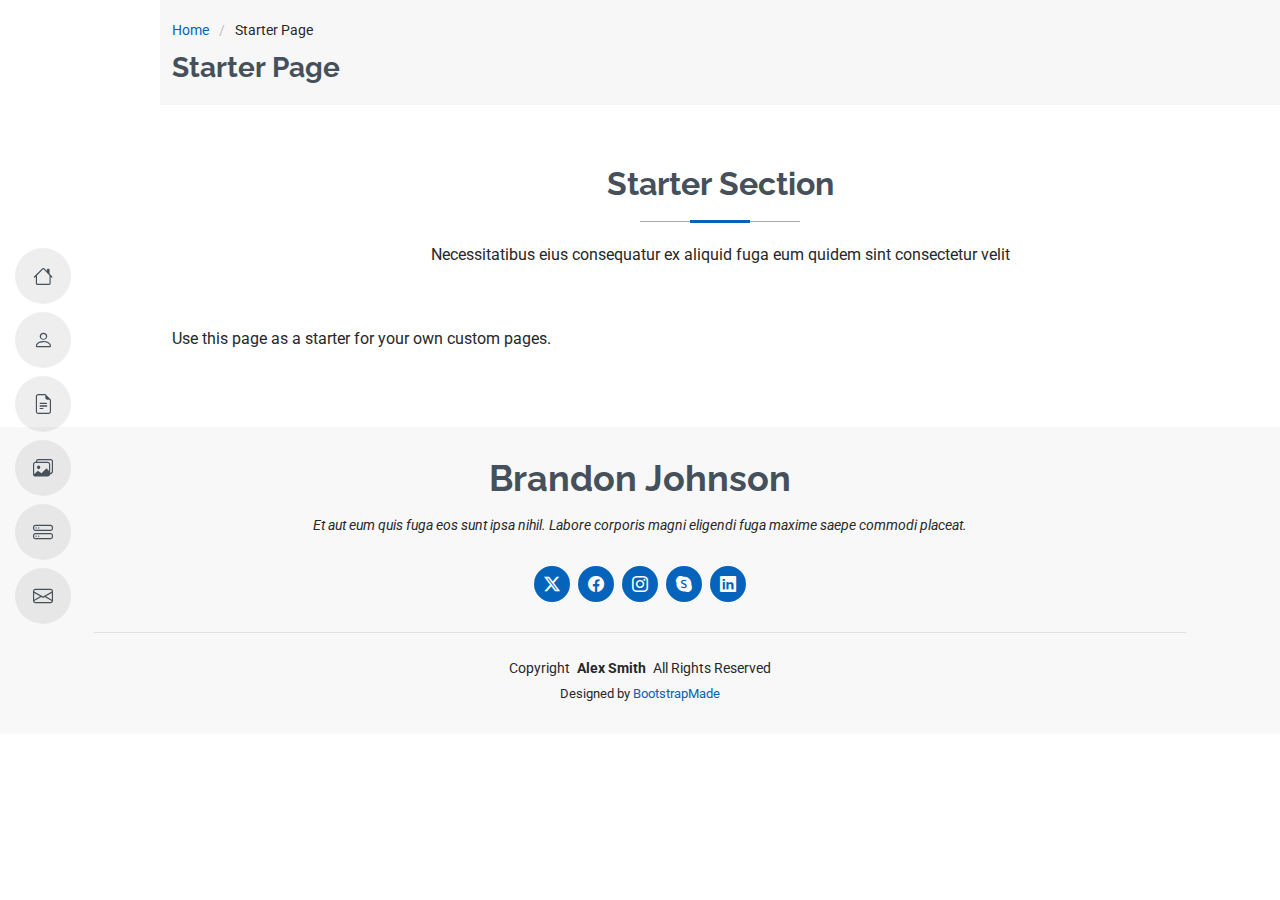
<file: starter-page.html>
<!DOCTYPE html>
<html lang="en">

<head>
  <meta charset="utf-8">
  <meta content="width=device-width, initial-scale=1.0" name="viewport">
  <title>Starter Page - MyResume Bootstrap Template</title>
  <meta content="" name="description">
  <meta content="" name="keywords">

  <!-- Favicons -->
  <link href="assets/img/favicon.png" rel="icon">
  <link href="assets/img/apple-touch-icon.png" rel="apple-touch-icon">

  <!-- Fonts -->
  <link href="https://fonts.googleapis.com" rel="preconnect">
  <link href="https://fonts.gstatic.com" rel="preconnect" crossorigin>
  <link href="https://fonts.googleapis.com/css2?family=Roboto:ital,wght@0,100;0,300;0,400;0,500;0,700;0,900;1,100;1,300;1,400;1,500;1,700;1,900&family=Poppins:ital,wght@0,100;0,200;0,300;0,400;0,500;0,600;0,700;0,800;0,900;1,100;1,200;1,300;1,400;1,500;1,600;1,700;1,800;1,900&family=Raleway:ital,wght@0,100;0,200;0,300;0,400;0,500;0,600;0,700;0,800;0,900;1,100;1,200;1,300;1,400;1,500;1,600;1,700;1,800;1,900&display=swap" rel="stylesheet">

  <!-- Vendor CSS Files -->
  <link href="assets/vendor/bootstrap/css/bootstrap.min.css" rel="stylesheet">
  <link href="assets/vendor/bootstrap-icons/bootstrap-icons.css" rel="stylesheet">
  <link href="assets/vendor/aos/aos.css" rel="stylesheet">
  <link href="assets/vendor/glightbox/css/glightbox.min.css" rel="stylesheet">
  <link href="assets/vendor/swiper/swiper-bundle.min.css" rel="stylesheet">

  <!-- Main CSS File -->
  <link href="assets/css/main.css" rel="stylesheet">

  <!-- =======================================================
  * Template Name: MyResume
  * Template URL: https://bootstrapmade.com/free-html-bootstrap-template-my-resume/
  * Updated: Jun 14 2024 with Bootstrap v5.3.3
  * Author: BootstrapMade.com
  * License: https://bootstrapmade.com/license/
  ======================================================== -->
</head>

<body class="starter-page-page">

  <header id="header" class="header d-flex flex-column justify-content-center">

    <i class="header-toggle d-xl-none bi bi-list"></i>

    <nav id="navmenu" class="navmenu">
      <ul>
        <li><a href="#hero"><i class="bi bi-house navicon"></i><span>Home</span></a></li>
        <li><a href="#about"><i class="bi bi-person navicon"></i><span>About</span></a></li>
        <li><a href="#resume"><i class="bi bi-file-earmark-text navicon"></i><span>Resume</span></a></li>
        <li><a href="#portfolio"><i class="bi bi-images navicon"></i><span>Portfolio</span></a></li>
        <li><a href="#services"><i class="bi bi-hdd-stack navicon"></i><span>Services</span></a></li>
        <li><a href="#contact"><i class="bi bi-envelope navicon"></i><span>Contact</span></a></li>
      </ul>
    </nav>

  </header>

  <main class="main">

    <!-- Page Title -->
    <div class="page-title" data-aos="fade">
      <div class="container">
        <nav class="breadcrumbs">
          <ol>
            <li><a href="index.html">Home</a></li>
            <li class="current">Starter Page</li>
          </ol>
        </nav>
        <h1>Starter Page</h1>
      </div>
    </div><!-- End Page Title -->

    <!-- Starter Section Section -->
    <section id="starter-section" class="starter-section section">

      <!-- Section Title -->
      <div class="container section-title" data-aos="fade-up">
        <h2>Starter Section</h2>
        <p>Necessitatibus eius consequatur ex aliquid fuga eum quidem sint consectetur velit</p>
      </div><!-- End Section Title -->

      <div class="container" data-aos="fade-up">
        <p>Use this page as a starter for your own custom pages.</p>
      </div>

    </section><!-- /Starter Section Section -->

  </main>

  <footer id="footer" class="footer position-relative">
    <div class="container">
      <h3 class="sitename">Brandon Johnson</h3>
      <p>Et aut eum quis fuga eos sunt ipsa nihil. Labore corporis magni eligendi fuga maxime saepe commodi placeat.</p>
      <div class="social-links d-flex justify-content-center">
        <a href=""><i class="bi bi-twitter-x"></i></a>
        <a href=""><i class="bi bi-facebook"></i></a>
        <a href=""><i class="bi bi-instagram"></i></a>
        <a href=""><i class="bi bi-skype"></i></a>
        <a href=""><i class="bi bi-linkedin"></i></a>
      </div>
      <div class="container">
        <div class="copyright">
          <span>Copyright</span> <strong class="px-1 sitename">Alex Smith</strong> <span>All Rights Reserved</span>
        </div>
        <div class="credits">
          <!-- All the links in the footer should remain intact. -->
          <!-- You can delete the links only if you've purchased the pro version. -->
          <!-- Licensing information: https://bootstrapmade.com/license/ -->
          <!-- Purchase the pro version with working PHP/AJAX contact form: [buy-url] -->
          Designed by <a href="https://bootstrapmade.com/">BootstrapMade</a>
        </div>
      </div>
    </div>
  </footer>

  <!-- Scroll Top -->
  <a href="#" id="scroll-top" class="scroll-top d-flex align-items-center justify-content-center"><i class="bi bi-arrow-up-short"></i></a>

  <!-- Preloader -->
  <div id="preloader"></div>

  <!-- Vendor JS Files -->
  <script src="assets/vendor/bootstrap/js/bootstrap.bundle.min.js"></script>
  <script src="assets/vendor/php-email-form/validate.js"></script>
  <script src="assets/vendor/aos/aos.js"></script>
  <script src="assets/vendor/typed.js/typed.umd.js"></script>
  <script src="assets/vendor/purecounter/purecounter_vanilla.js"></script>
  <script src="assets/vendor/waypoints/noframework.waypoints.js"></script>
  <script src="assets/vendor/glightbox/js/glightbox.min.js"></script>
  <script src="assets/vendor/imagesloaded/imagesloaded.pkgd.min.js"></script>
  <script src="assets/vendor/isotope-layout/isotope.pkgd.min.js"></script>
  <script src="assets/vendor/swiper/swiper-bundle.min.js"></script>

  <!-- Main JS File -->
  <script src="assets/js/main.js"></script>

</body>

</html>
</file>
<file: assets/css/main.css>
/**
* Template Name: MyResume
* Template URL: https://bootstrapmade.com/free-html-bootstrap-template-my-resume/
* Updated: Jun 14 2024 with Bootstrap v5.3.3
* Author: BootstrapMade.com
* License: https://bootstrapmade.com/license/
*/

/*--------------------------------------------------------------
# Font & Color Variables
# Help: https://bootstrapmade.com/color-system/
--------------------------------------------------------------*/
/* Fonts */
:root {
  --default-font: "Roboto",  system-ui, -apple-system, "Segoe UI", Roboto, "Helvetica Neue", Arial, "Noto Sans", "Liberation Sans", sans-serif, "Apple Color Emoji", "Segoe UI Emoji", "Segoe UI Symbol", "Noto Color Emoji";
  --heading-font: "Raleway",  sans-serif;
  --nav-font: "Poppins",  sans-serif;
}

/* Global Colors - The following color variables are used throughout the website. Updating them here will change the color scheme of the entire website */
:root { 
  --background-color: #ffffff; /* Background color for the entire website, including individual sections */
  --default-color: #272829; /* Default color used for the majority of the text content across the entire website */
  --heading-color: #45505b; /* Color for headings, subheadings and title throughout the website */
  --accent-color: #0563bb; /* Accent color that represents your brand on the website. It's used for buttons, links, and other elements that need to stand out */
  --contrast-color: #ffffff; /* The contrast color is used for elements when the background color is one of the heading, accent, or default colors. Its purpose is to ensure proper contrast and readability when placed over these more dominant colors */
}

/* Nav Menu Colors - The following color variables are used specifically for the navigation menu. They are separate from the global colors to allow for more customization options */
:root {
  --nav-color: #45505b;  /* The default color of the main navmenu links */
  --nav-hover-color: #0563bb; /* Applied to main navmenu links when they are hovered over or active */
  --nav-dropdown-background-color: #ffffff; /* Used as the background color for dropdown items that appear when hovering over primary navigation items */
  --nav-dropdown-color: #212529; /* Used for navigation links of the dropdown items in the navigation menu. */
  --nav-dropdown-hover-color: #0563bb; /* Similar to --nav-hover-color, this color is applied to dropdown navigation links when they are hovered over. */
}

/* Template Custom Colors */
:root {
  --header-background-color: #040b14;
  --header-color: #ffffff;
}

/* Smooth scroll */
:root {
  scroll-behavior: smooth;
}

/*--------------------------------------------------------------
# General
--------------------------------------------------------------*/
body {
  color: var(--default-color);
  background-color: var(--background-color);
  font-family: var(--default-font);
}

a {
  color: var(--accent-color);
  text-decoration: none;
  transition: 0.3s;
}

a:hover {
  color: color-mix(in srgb, var(--accent-color), transparent 25%);
  text-decoration: none;
}

h1,
h2,
h3,
h4,
h5,
h6 {
  color: var(--heading-color);
  font-family: var(--heading-font);
}

/*--------------------------------------------------------------
# Global Header
--------------------------------------------------------------*/
.header {
  color: var(--default-color);
  position: fixed;
  top: 0;
  left: 0;
  bottom: 0;
  padding: 0 15px;
  transition: all ease-in-out 0.3s;
  overflow-y: auto;
  z-index: 997;
  min-width: 200px;
}


.usti{
  
  position:absolute;
  width: 150px;
  height: 150px;
  margin-right: 20px;
  
  right: 0px;
  top: 5px;
  object-fit: cover;
  
}


@media (max-width: 1199px) {
  .header {
    background-color: var(--background-color);
    border-right: 1px solid color-mix(in srgb, var(--default-color), transparent 90%);
    width: 300px;
    left: -100%;
  }
}

@media (min-width: 1200px) and (max-width: 1600px) {
  .header~main {
    margin-left: 160px;
  }

  .header~main .hero {
    margin-left: -160px;
    width: 100vw;
  }
}

.header.header-show {
  left: 0;
}

.header .header-toggle {
  color: var(--contrast-color);
  background-color: var(--accent-color);
  font-size: 22px;
  display: flex;
  align-items: center;
  justify-content: center;
  width: 40px;
  height: 40px;
  border-radius: 50%;
  cursor: pointer;
  position: fixed;
  top: 15px;
  right: 15px;
  z-index: 9999;
  transition: background-color 0.3s;
}

.header .header-toggle:hover {
  color: var(--contrast-color);
  background-color: color-mix(in srgb, var(--accent-color) 90%, white 15%);
}

/*--------------------------------------------------------------
# Navigation Menu
--------------------------------------------------------------*/
.navmenu {
  padding: 0;
  z-index: 9997;
}

.navmenu ul {
  list-style: none;
  padding: 0 0 20px 0;
  margin: 0;
  width: 140px;
}

.navmenu a,
.navmenu a:focus {
  color: var(--nav-color);
  font-family: var(--nav-font);
  display: flex;
  align-items: center;
  padding: 10px 18px;
  margin-bottom: 8px;
  font-size: 15px;
  border-radius: 50px;
  background: color-mix(in srgb, var(--default-color), transparent 92%);
  height: 56px;
  width: 100%;
  overflow: hidden;
  transition: 0.3s;
}

.navmenu a i,
.navmenu a:focus i {
  font-size: 20px;
}

.navmenu a span,
.navmenu a:focus span {
  padding: 0 5px 0 7px;
}

@media (min-width: 992px) {

  .navmenu a,
  .navmenu a:focus {
    max-width: 56px;
  }

  .navmenu a span,
  .navmenu a:focus span {
    display: none;
  }
}

.navmenu a:hover,
.navmenu .active,
.navmenu .active:focus,
.navmenu li:hover>a {
  color: var(--contrast-color);
  background: var(--nav-hover-color);
}

.navmenu a:hover,
.navmenu li:hover>a {
  max-width: 100%;
  color: var(--contrast-color);
}

.navmenu a:hover span,
.navmenu li:hover>a span {
  display: block;
}

/*--------------------------------------------------------------
# Global Footer
--------------------------------------------------------------*/
.footer {
  --background-color: color-mix(in srgb, var(--default-color), transparent 97%);
  color: var(--default-color);
  background-color: var(--background-color);
  font-size: 14px;
  text-align: center;
  padding: 30px 0;
  position: relative;
}

.footer h3 {
  font-size: 36px;
  font-weight: 700;
  position: relative;
  padding: 0;
  margin: 0 0 15px 0;
}

.footer p {
  font-size: 15;
  font-style: italic;
  padding: 0;
  margin: 0 0 30px 0;
}

.footer .social-links {
  margin: 0 0 30px 0;
}

.footer .social-links a {
  font-size: 16px;
  display: flex;
  align-items: center;
  justify-content: center;
  background: var(--accent-color);
  color: var(--contrast-color);
  line-height: 1;
  margin: 0 4px;
  border-radius: 50%;
  text-align: center;
  width: 36px;
  height: 36px;
  transition: 0.3s;
}

.footer .social-links a:hover {
  background: color-mix(in srgb, var(--accent-color), transparent 20%);
  text-decoration: none;
}

.footer .copyright {
  padding-top: 25px;
  border-top: 1px solid color-mix(in srgb, var(--default-color), transparent 90%);
}

.footer .credits {
  font-size: 13px;
  padding-top: 5px;
}

/*--------------------------------------------------------------
# Preloader
--------------------------------------------------------------*/
#preloader {
  position: fixed;
  inset: 0;
  z-index: 999999;
  overflow: hidden;
  background: var(--background-color);
  transition: all 0.6s ease-out;
}

#preloader:before {
  content: "";
  position: fixed;
  top: calc(50% - 30px);
  left: calc(50% - 30px);
  border: 6px solid #ffffff;
  border-color: var(--accent-color) transparent var(--accent-color) transparent;
  border-radius: 50%;
  width: 60px;
  height: 60px;
  animation: animate-preloader 1.5s linear infinite;
}

@keyframes animate-preloader {
  0% {
    transform: rotate(0deg);
  }

  100% {
    transform: rotate(360deg);
  }
}

/*--------------------------------------------------------------
# Scroll Top Button
--------------------------------------------------------------*/
.scroll-top {
  position: fixed;
  visibility: hidden;
  opacity: 0;
  right: 15px;
  bottom: -15px;
  z-index: 99999;
  background-color: var(--accent-color);
  width: 44px;
  height: 44px;
  border-radius: 50px;
  transition: all 0.4s;
}

.scroll-top i {
  font-size: 24px;
  color: var(--contrast-color);
  line-height: 0;
}

.scroll-top:hover {
  background-color: color-mix(in srgb, var(--accent-color), transparent 20%);
  color: var(--contrast-color);
}

.scroll-top.active {
  visibility: visible;
  opacity: 1;
  bottom: 15px;
}

/*--------------------------------------------------------------
# Disable aos animation delay on mobile devices
--------------------------------------------------------------*/
@media screen and (max-width: 768px) {
  [data-aos-delay] {
    transition-delay: 0 !important;
  }
}

/*--------------------------------------------------------------
# Global Page Titles & Breadcrumbs
--------------------------------------------------------------*/
.page-title {
  --background-color: color-mix(in srgb, var(--default-color), transparent 96%);
  color: var(--default-color);
  background-color: var(--background-color);
  padding: 20px 0;
  position: relative;
}

.page-title h1 {
  font-size: 28px;
  font-weight: 700;
  margin: 0;
}

.page-title .breadcrumbs ol {
  display: flex;
  flex-wrap: wrap;
  list-style: none;
  padding: 0 0 10px 0;
  margin: 0;
  font-size: 14px;
  font-weight: 400;
}

.page-title .breadcrumbs ol li+li {
  padding-left: 10px;
}

.page-title .breadcrumbs ol li+li::before {
  content: "/";
  display: inline-block;
  padding-right: 10px;
  color: color-mix(in srgb, var(--default-color), transparent 70%);
}

/*--------------------------------------------------------------
# Global Sections
--------------------------------------------------------------*/
section,
.section {
  color: var(--default-color);
  background-color: var(--background-color);
  padding: 60px 0;
  overflow: clip;
}

/*--------------------------------------------------------------
# Global Section Titles
--------------------------------------------------------------*/
.section-title {
  text-align: center;
  padding-bottom: 60px;
  position: relative;
}

.section-title h2 {
  font-size: 32px;
  font-weight: 700;
  margin-bottom: 20px;
  padding-bottom: 20px;
  position: relative;
}

.section-title h2:before {
  content: "";
  position: absolute;
  display: block;
  width: 160px;
  height: 1px;
  background: color-mix(in srgb, var(--default-color), transparent 60%);
  left: 0;
  right: 0;
  bottom: 1px;
  margin: auto;
}

.section-title h2::after {
  content: "";
  position: absolute;
  display: block;
  width: 60px;
  height: 3px;
  background: var(--accent-color);
  left: 0;
  right: 0;
  bottom: 0;
  margin: auto;
}

.section-title p {
  margin-bottom: 0;
}

/*--------------------------------------------------------------
# Hero Section
--------------------------------------------------------------*/
.hero {
  --background-color: #fff;
  width: 100%;
  min-height: 100vh;
  position: relative;
  padding: 80px 0;
  display: flex;
  align-items: center;
  justify-content: center;
}

.hero img {
  position: absolute;
  inset: 0;
  display: block;
  width: 100%;
  height: 100%;
  object-fit: cover;
  z-index: 1;
}

.hero:before {
  content: "";
  background: color-mix(in srgb, var(--background-color), transparent 30%);
  position: absolute;
  inset: 0;
  z-index: 2;
}

.hero .container {
  position: relative;
  z-index: 3;
}

.hero h2 {
  margin: 0;
  font-size: 64px;
  font-weight: 700;
}

.hero p {
  margin: 5px 0 0 0;
  font-size: 26px;
}

.hero p span {
  letter-spacing: 1px;
  border-bottom: 2px solid var(--accent-color);
}

.hero .social-links {
  margin-top: 25px;
}

.hero .social-links a {
  font-size: 20px;
  display: inline-block;
  color: color-mix(in srgb, var(--default-color), transparent 30%);
  line-height: 1;
  margin-right: 20px;
  transition: 0.3s;
}

.hero .social-links a:hover {
  color: var(--accent-color);
}

@media (max-width: 768px) {
  .hero h2 {
    font-size: 32px;
  }

  .hero p {
    font-size: 20px;
  }
}

/*--------------------------------------------------------------
# About Section
--------------------------------------------------------------*/
.about .content h2 {
  font-weight: 700;
  font-size: 24px;
}

.about .content ul {
  list-style: none;
  padding: 0;
}

.about .content ul li {
  margin-bottom: 20px;
  display: flex;
  align-items: center;
}

.about .content ul strong {
  margin-right: 10px;
}

.about .content ul i {
  font-size: 16px;
  margin-right: 5px;
  color: var(--accent-color);
  line-height: 0;
}

/*--------------------------------------------------------------
# Stats Section
--------------------------------------------------------------*/
.stats i {
  background-color: var(--accent-color);
  color: var(--contrast-color);
  width: 54px;
  height: 54px;
  font-size: 24px;
  border-radius: 50px;
  display: inline-flex;
  align-items: center;
  justify-content: center;
  position: relative;
  z-index: 1;
}

.stats .stats-item {
  margin-top: 10px;
  width: 100%;
  position: relative;
  text-align: center;
  z-index: 0;
}

.stats .stats-item span {
  font-size: 36px;
  display: block;
  font-weight: 700;
  color: color-mix(in srgb, var(--default-color), transparent 20%);
}

.stats .stats-item p {
  padding: 0;
  margin: 0;
  color: color-mix(in srgb, var(--default-color), transparent 50%);
  font-size: 16px;
}

/*--------------------------------------------------------------
# Skills Section
--------------------------------------------------------------*/
.skills .progress {
  height: 60px;
  display: block;
  background: none;
  border-radius: 0;
}

.skills .progress .skill {
  color: var(--heading-color);
  padding: 0;
  margin: 0 0 6px 0;
  text-transform: uppercase;
  display: block;
  font-weight: 600;
  font-family: var(--heading-font);
}

.skills .progress .skill .val {
  float: right;
  font-style: normal;
}

.skills .progress-bar-wrap {
  background: color-mix(in srgb, var(--default-color), transparent 90%);
  height: 10px;
}

.skills .progress-bar {
  width: 1px;
  height: 10px;
  transition: 0.9s;
  background-color: var(--accent-color);
}

/*--------------------------------------------------------------
# Resume Section
--------------------------------------------------------------*/
.resume .resume-title {
  color: var(--heading-color);
  font-size: 26px;
  font-weight: 700;
  margin-top: 20px;
  margin-bottom: 20px;
}

.resume .resume-item {
  padding: 0 0 20px 20px;
  margin-top: -2px;
  border-left: 2px solid var(--accent-color);
  position: relative;
}

.resume .resume-item h4 {
  line-height: 18px;
  font-size: 18px;
  font-weight: 600;
  text-transform: uppercase;
  color: color-mix(in srgb, var(--default-color), transparent 20%);
  margin-bottom: 10px;
}

.resume .resume-item h5 {
  font-size: 16px;
  padding: 5px 15px;
  display: inline-block;
  font-weight: 600;
  margin-bottom: 10px;
}

.resume .resume-item ul {
  padding-left: 20px;
}

.resume .resume-item ul li {
  padding-bottom: 10px;
}

.resume .resume-item:last-child {
  padding-bottom: 0;
}

.resume .resume-item::before {
  content: "";
  position: absolute;
  width: 16px;
  height: 16px;
  border-radius: 50px;
  left: -9px;
  top: 0;
  background: var(--background-color);
  border: 2px solid var(--accent-color);
}

/*--------------------------------------------------------------
# Portfolio Section
--------------------------------------------------------------*/
.portfolio .portfolio-filters {
  padding: 0;
  margin: 0 auto 20px auto;
  list-style: none;
  text-align: center;
}

.portfolio .portfolio-filters li {
  cursor: pointer;
  display: inline-block;
  padding: 8px 20px 10px 20px;
  margin: 0;
  font-size: 15px;
  font-weight: 500;
  line-height: 1;
  margin-bottom: 5px;
  border-radius: 50px;
  transition: all 0.3s ease-in-out;
  font-family: var(--heading-font);
}

.portfolio .portfolio-filters li:hover,
.portfolio .portfolio-filters li.filter-active {
  color: var(--contrast-color);
  background-color: var(--accent-color);
}

.portfolio .portfolio-filters li:first-child {
  margin-left: 0;
}

.portfolio .portfolio-filters li:last-child {
  margin-right: 0;
}

@media (max-width: 575px) {
  .portfolio .portfolio-filters li {
    font-size: 14px;
    margin: 0 0 10px 0;
  }
}

.portfolio .portfolio-item {
  position: relative;
  overflow: hidden;
}

.portfolio .portfolio-item .portfolio-info {
  opacity: 0;
  position: absolute;
  left: 12px;
  right: 12px;
  bottom: -100%;
  z-index: 3;
  transition: all ease-in-out 0.5s;
  background: color-mix(in srgb, var(--background-color), transparent 10%);
  padding: 15px;
}

.portfolio .portfolio-item .portfolio-info h4 {
  font-size: 18px;
  font-weight: 600;
  padding-right: 50px;
}

.portfolio .portfolio-item .portfolio-info p {
  color: color-mix(in srgb, var(--default-color), transparent 30%);
  font-size: 14px;
  margin-bottom: 0;
  padding-right: 50px;
}

.portfolio .portfolio-item .portfolio-info .preview-link,
.portfolio .portfolio-item .portfolio-info .details-link {
  position: absolute;
  right: 50px;
  font-size: 24px;
  top: calc(50% - 14px);
  color: color-mix(in srgb, var(--default-color), transparent 30%);
  transition: 0.3s;
  line-height: 0;
}

.portfolio .portfolio-item .portfolio-info .preview-link:hover,
.portfolio .portfolio-item .portfolio-info .details-link:hover {
  color: var(--accent-color);
}

.portfolio .portfolio-item .portfolio-info .details-link {
  right: 14px;
  font-size: 28px;
}

.portfolio .portfolio-item:hover .portfolio-info {
  opacity: 1;
  bottom: 0;
}

/*--------------------------------------------------------------
# Services Section
--------------------------------------------------------------*/
.services .service-item {
  box-shadow: 0px 5px 90px 0px color-mix(in srgb, var(--default-color), transparent 90%);
  height: 100%;
  padding: 60px 30px;
  text-align: center;
  transition: 0.3s;
  border-radius: 5px;
}

.services .service-item .icon {
  margin: 0 auto;
  width: 100px;
  height: 100px;
  display: flex;
  align-items: center;
  justify-content: center;
  transition: ease-in-out 0.3s;
  position: relative;
}

.services .service-item .icon i {
  font-size: 36px;
  transition: 0.5s;
  position: relative;
}

.services .service-item .icon svg {
  position: absolute;
  top: 0;
  left: 0;
}

.services .service-item .icon svg path {
  transition: 0.5s;
  fill: color-mix(in srgb, var(--default-color), transparent 95%);
}

.services .service-item h3 {
  font-weight: 700;
  margin: 10px 0 15px 0;
  font-size: 22px;
}

.services .service-item p {
  line-height: 24px;
  font-size: 14px;
  margin-bottom: 0;
}

.services .service-item:hover {
  box-shadow: 0px 5px 35px 0px color-mix(in srgb, var(--default-color), transparent 85%);
}

.services .service-item.item-cyan i {
  color: #0dcaf0;
}

.services .service-item.item-cyan:hover .icon i {
  color: #fff;
}

.services .service-item.item-cyan:hover .icon path {
  fill: #0dcaf0;
}

.services .service-item.item-orange i {
  color: #fd7e14;
}

.services .service-item.item-orange:hover .icon i {
  color: #fff;
}

.services .service-item.item-orange:hover .icon path {
  fill: #fd7e14;
}

.services .service-item.item-teal i {
  color: #20c997;
}

.services .service-item.item-teal:hover .icon i {
  color: #fff;
}

.services .service-item.item-teal:hover .icon path {
  fill: #20c997;
}

.services .service-item.item-red i {
  color: #df1529;
}

.services .service-item.item-red:hover .icon i {
  color: #fff;
}

.services .service-item.item-red:hover .icon path {
  fill: #df1529;
}

.services .service-item.item-indigo i {
  color: #6610f2;
}

.services .service-item.item-indigo:hover .icon i {
  color: #fff;
}

.services .service-item.item-indigo:hover .icon path {
  fill: #6610f2;
}

.services .service-item.item-pink i {
  color: #f3268c;
}

.services .service-item.item-pink:hover .icon i {
  color: #fff;
}

.services .service-item.item-pink:hover .icon path {
  fill: #f3268c;
}

/*--------------------------------------------------------------
# Testimonials Section
--------------------------------------------------------------*/
.testimonials .testimonials-carousel,
.testimonials .testimonials-slider {
  overflow: hidden;
}

.testimonials .testimonial-item .testimonial-content {
  border-left: 3px solid var(--accent-color);
  padding-left: 30px;
}

.testimonials .testimonial-item .testimonial-img {
  border-radius: 50%;
  border: 4px solid var(--background-color);
  margin: 0 auto;
}

.testimonials .testimonial-item h3 {
  font-size: 20px;
  font-weight: bold;
  margin: 10px 0 5px 0;
}

.testimonials .testimonial-item h4 {
  font-size: 14px;
  color: color-mix(in srgb, var(--default-color), transparent 40%);
  margin: 0 0 10px 0;
}

.testimonials .testimonial-item .stars i {
  color: #ffc107;
  margin: 0 1px;
}

.testimonials .testimonial-item .quote-icon-left,
.testimonials .testimonial-item .quote-icon-right {
  color: color-mix(in srgb, var(--accent-color), transparent 50%);
  font-size: 26px;
  line-height: 0;
}

.testimonials .testimonial-item .quote-icon-left {
  display: inline-block;
  left: -5px;
  position: relative;
}

.testimonials .testimonial-item .quote-icon-right {
  display: inline-block;
  right: -5px;
  position: relative;
  top: 10px;
  transform: scale(-1, -1);
}

.testimonials .testimonial-item p {
  font-style: italic;
}

.testimonials .swiper-wrapper {
  height: auto;
}

.testimonials .swiper-pagination {
  margin-top: 30px;
  position: relative;
}

.testimonials .swiper-pagination .swiper-pagination-bullet {
  width: 12px;
  height: 12px;
  background-color: color-mix(in srgb, var(--default-color), transparent 85%);
  opacity: 1;
}

.testimonials .swiper-pagination .swiper-pagination-bullet-active {
  background-color: var(--accent-color);
}

/*--------------------------------------------------------------
# Contact Section
--------------------------------------------------------------*/
.contact .info-item+.info-item {
  margin-top: 40px;
}

.contact .info-item i {
  color: var(--accent-color);
  background: color-mix(in srgb, var(--accent-color), transparent 92%);
  font-size: 20px;
  width: 44px;
  height: 44px;
  display: flex;
  justify-content: center;
  align-items: center;
  border-radius: 50px;
  transition: all 0.3s ease-in-out;
  margin-right: 15px;
}

.contact .info-item h3 {
  font-size: 20px;
  padding: 0;
  font-size: 18px;
  font-weight: 700;
  margin-bottom: 5px;
}

.contact .info-item p {
  padding: 0;
  margin-bottom: 0;
  font-size: 14px;
}

.contact .info-item:hover i {
  background: var(--accent-color);
  color: var(--contrast-color);
}

.contact .php-email-form {
  height: 100%;
}

.contact .php-email-form .error-message {
  display: none;
  background: #df1529;
  color: #ffffff;
  text-align: left;
  padding: 15px;
  margin-bottom: 24px;
  font-weight: 600;
}

.contact .php-email-form .sent-message {
  display: none;
  color: #ffffff;
  background: #059652;
  text-align: center;
  padding: 15px;
  margin-bottom: 24px;
  font-weight: 600;
}

.contact .php-email-form .loading {
  display: none;
  background: var(--background-color);
  text-align: center;
  padding: 15px;
  margin-bottom: 24px;
}

.contact .php-email-form .loading:before {
  content: "";
  display: inline-block;
  border-radius: 50%;
  width: 24px;
  height: 24px;
  margin: 0 10px -6px 0;
  border: 3px solid var(--accent-color);
  border-top-color: var(--background-color);
  animation: animate-loading 1s linear infinite;
}

.contact .php-email-form input[type=text],
.contact .php-email-form input[type=email],
.contact .php-email-form textarea {
  font-size: 14px;
  padding: 10px 15px;
  box-shadow: none;
  border-radius: 0;
  color: var(--default-color);
  background-color: color-mix(in srgb, var(--background-color), transparent 50%);
  border-color: color-mix(in srgb, var(--default-color), transparent 80%);
}

.contact .php-email-form input[type=text]:focus,
.contact .php-email-form input[type=email]:focus,
.contact .php-email-form textarea:focus {
  border-color: var(--accent-color);
}

.contact .php-email-form input[type=text]::placeholder,
.contact .php-email-form input[type=email]::placeholder,
.contact .php-email-form textarea::placeholder {
  color: color-mix(in srgb, var(--default-color), transparent 70%);
}

.contact .php-email-form button[type=submit] {
  color: var(--contrast-color);
  background: var(--accent-color);
  border: 0;
  padding: 10px 30px;
  transition: 0.4s;
  border-radius: 50px;
}

.contact .php-email-form button[type=submit]:hover {
  background: color-mix(in srgb, var(--accent-color), transparent 25%);
}

@keyframes animate-loading {
  0% {
    transform: rotate(0deg);
  }

  100% {
    transform: rotate(360deg);
  }
}

/*--------------------------------------------------------------
# Portfolio Details Section
--------------------------------------------------------------*/
.portfolio-details .portfolio-details-slider img {
  width: 100%;
}

.portfolio-details .swiper-wrapper {
  height: auto;
}

.portfolio-details .swiper-button-prev,
.portfolio-details .swiper-button-next {
  width: 48px;
  height: 48px;
}

.portfolio-details .swiper-button-prev:after,
.portfolio-details .swiper-button-next:after {
  color: rgba(255, 255, 255, 0.8);
  background-color: rgba(0, 0, 0, 0.15);
  font-size: 24px;
  border-radius: 50%;
  width: 48px;
  height: 48px;
  display: flex;
  align-items: center;
  justify-content: center;
  transition: 0.3s;
}

.portfolio-details .swiper-button-prev:hover:after,
.portfolio-details .swiper-button-next:hover:after {
  background-color: rgba(0, 0, 0, 0.3);
}

@media (max-width: 575px) {

  .portfolio-details .swiper-button-prev,
  .portfolio-details .swiper-button-next {
    display: none;
  }
}

.portfolio-details .swiper-pagination {
  margin-top: 20px;
  position: relative;
}

.portfolio-details .swiper-pagination .swiper-pagination-bullet {
  width: 10px;
  height: 10px;
  background-color: color-mix(in srgb, var(--default-color), transparent 85%);
  opacity: 1;
}

.portfolio-details .swiper-pagination .swiper-pagination-bullet-active {
  background-color: var(--accent-color);
}

.portfolio-details .portfolio-info h3 {
  font-size: 22px;
  font-weight: 700;
  margin-bottom: 20px;
  padding-bottom: 20px;
  position: relative;
}

.portfolio-details .portfolio-info h3:after {
  content: "";
  position: absolute;
  display: block;
  width: 50px;
  height: 3px;
  background: var(--accent-color);
  left: 0;
  bottom: 0;
}

.portfolio-details .portfolio-info ul {
  list-style: none;
  padding: 0;
  font-size: 15px;
}

.portfolio-details .portfolio-info ul li {
  display: flex;
  flex-direction: column;
  padding-bottom: 15px;
}

.portfolio-details .portfolio-info ul strong {
  text-transform: uppercase;
  font-weight: 400;
  color: color-mix(in srgb, var(--default-color), transparent 50%);
  font-size: 14px;
}

.portfolio-details .portfolio-info .btn-visit {
  padding: 8px 40px;
  background: var(--accent-color);
  color: var(--contrast-color);
  border-radius: 50px;
  transition: 0.3s;
}

.portfolio-details .portfolio-info .btn-visit:hover {
  background: color-mix(in srgb, var(--accent-color), transparent 20%);
}

.portfolio-details .portfolio-description h2 {
  font-size: 26px;
  font-weight: 700;
  margin-bottom: 20px;
}

.portfolio-details .portfolio-description p {
  padding: 0;
}

.portfolio-details .portfolio-description .testimonial-item {
  padding: 30px 30px 0 30px;
  position: relative;
  background: color-mix(in srgb, var(--default-color), transparent 97%);
  margin-bottom: 50px;
}

.portfolio-details .portfolio-description .testimonial-item .testimonial-img {
  width: 90px;
  border-radius: 50px;
  border: 6px solid var(--background-color);
  float: left;
  margin: 0 10px 0 0;
}

.portfolio-details .portfolio-description .testimonial-item h3 {
  font-size: 18px;
  font-weight: bold;
  margin: 15px 0 5px 0;
  padding-top: 20px;
}

.portfolio-details .portfolio-description .testimonial-item h4 {
  font-size: 14px;
  color: #6c757d;
  margin: 0;
}

.portfolio-details .portfolio-description .testimonial-item .quote-icon-left,
.portfolio-details .portfolio-description .testimonial-item .quote-icon-right {
  color: color-mix(in srgb, var(--accent-color), transparent 50%);
  font-size: 26px;
  line-height: 0;
}

.portfolio-details .portfolio-description .testimonial-item .quote-icon-left {
  display: inline-block;
  left: -5px;
  position: relative;
}

.portfolio-details .portfolio-description .testimonial-item .quote-icon-right {
  display: inline-block;
  right: -5px;
  position: relative;
  top: 10px;
  transform: scale(-1, -1);
}

.portfolio-details .portfolio-description .testimonial-item p {
  font-style: italic;
  margin: 0 0 15px 0 0 0;
  padding: 0;
}

/*--------------------------------------------------------------
# Service Details Section
--------------------------------------------------------------*/
.service-details .service-box {
  padding: 20px;
  box-shadow: 0px 2px 20px color-mix(in srgb, var(--default-color), transparent 88%);
}

.service-details .service-box+.service-box {
  margin-top: 30px;
}

.service-details .service-box h4 {
  font-size: 20px;
  font-weight: 700;
  border-bottom: 2px solid color-mix(in srgb, var(--default-color), transparent 92%);
  padding-bottom: 15px;
  margin-bottom: 15px;
}

.service-details .services-list a {
  color: color-mix(in srgb, var(--default-color), transparent 20%);
  background-color: color-mix(in srgb, var(--default-color), transparent 96%);
  display: flex;
  align-items: center;
  padding: 12px 15px;
  margin-top: 15px;
  transition: 0.3s;
}

.service-details .services-list a:first-child {
  margin-top: 0;
}

.service-details .services-list a i {
  font-size: 16px;
  margin-right: 8px;
  color: var(--accent-color);
}

.service-details .services-list a.active {
  color: var(--contrast-color);
  background-color: var(--accent-color);
}

.service-details .services-list a.active i {
  color: var(--contrast-color);
}

.service-details .services-list a:hover {
  background-color: color-mix(in srgb, var(--accent-color), transparent 95%);
  color: var(--accent-color);
}

.service-details .download-catalog a {
  color: var(--default-color);
  display: flex;
  align-items: center;
  padding: 10px 0;
  transition: 0.3s;
  border-top: 1px solid color-mix(in srgb, var(--default-color), transparent 90%);
}

.service-details .download-catalog a:first-child {
  border-top: 0;
  padding-top: 0;
}

.service-details .download-catalog a:last-child {
  padding-bottom: 0;
}

.service-details .download-catalog a i {
  font-size: 24px;
  margin-right: 8px;
  color: var(--accent-color);
}

.service-details .download-catalog a:hover {
  color: var(--accent-color);
}

.service-details .help-box {
  background-color: var(--accent-color);
  color: var(--contrast-color);
  margin-top: 30px;
  padding: 30px 15px;
}

.service-details .help-box .help-icon {
  font-size: 48px;
}

.service-details .help-box h4,
.service-details .help-box a {
  color: var(--contrast-color);
}

.service-details .services-img {
  margin-bottom: 20px;
}

.service-details h3 {
  font-size: 26px;
  font-weight: 700;
}

.service-details p {
  font-size: 15px;
}

.service-details ul {
  list-style: none;
  padding: 0;
  font-size: 15px;
}

.service-details ul li {
  padding: 5px 0;
  display: flex;
  align-items: center;
}

.service-details ul i {
  font-size: 20px;
  margin-right: 8px;
  color: var(--accent-color);
}

/*--------------------------------------------------------------
# Starter Section Section
--------------------------------------------------------------*/
.starter-section {
  /* Add your styles here */
}
</file>
